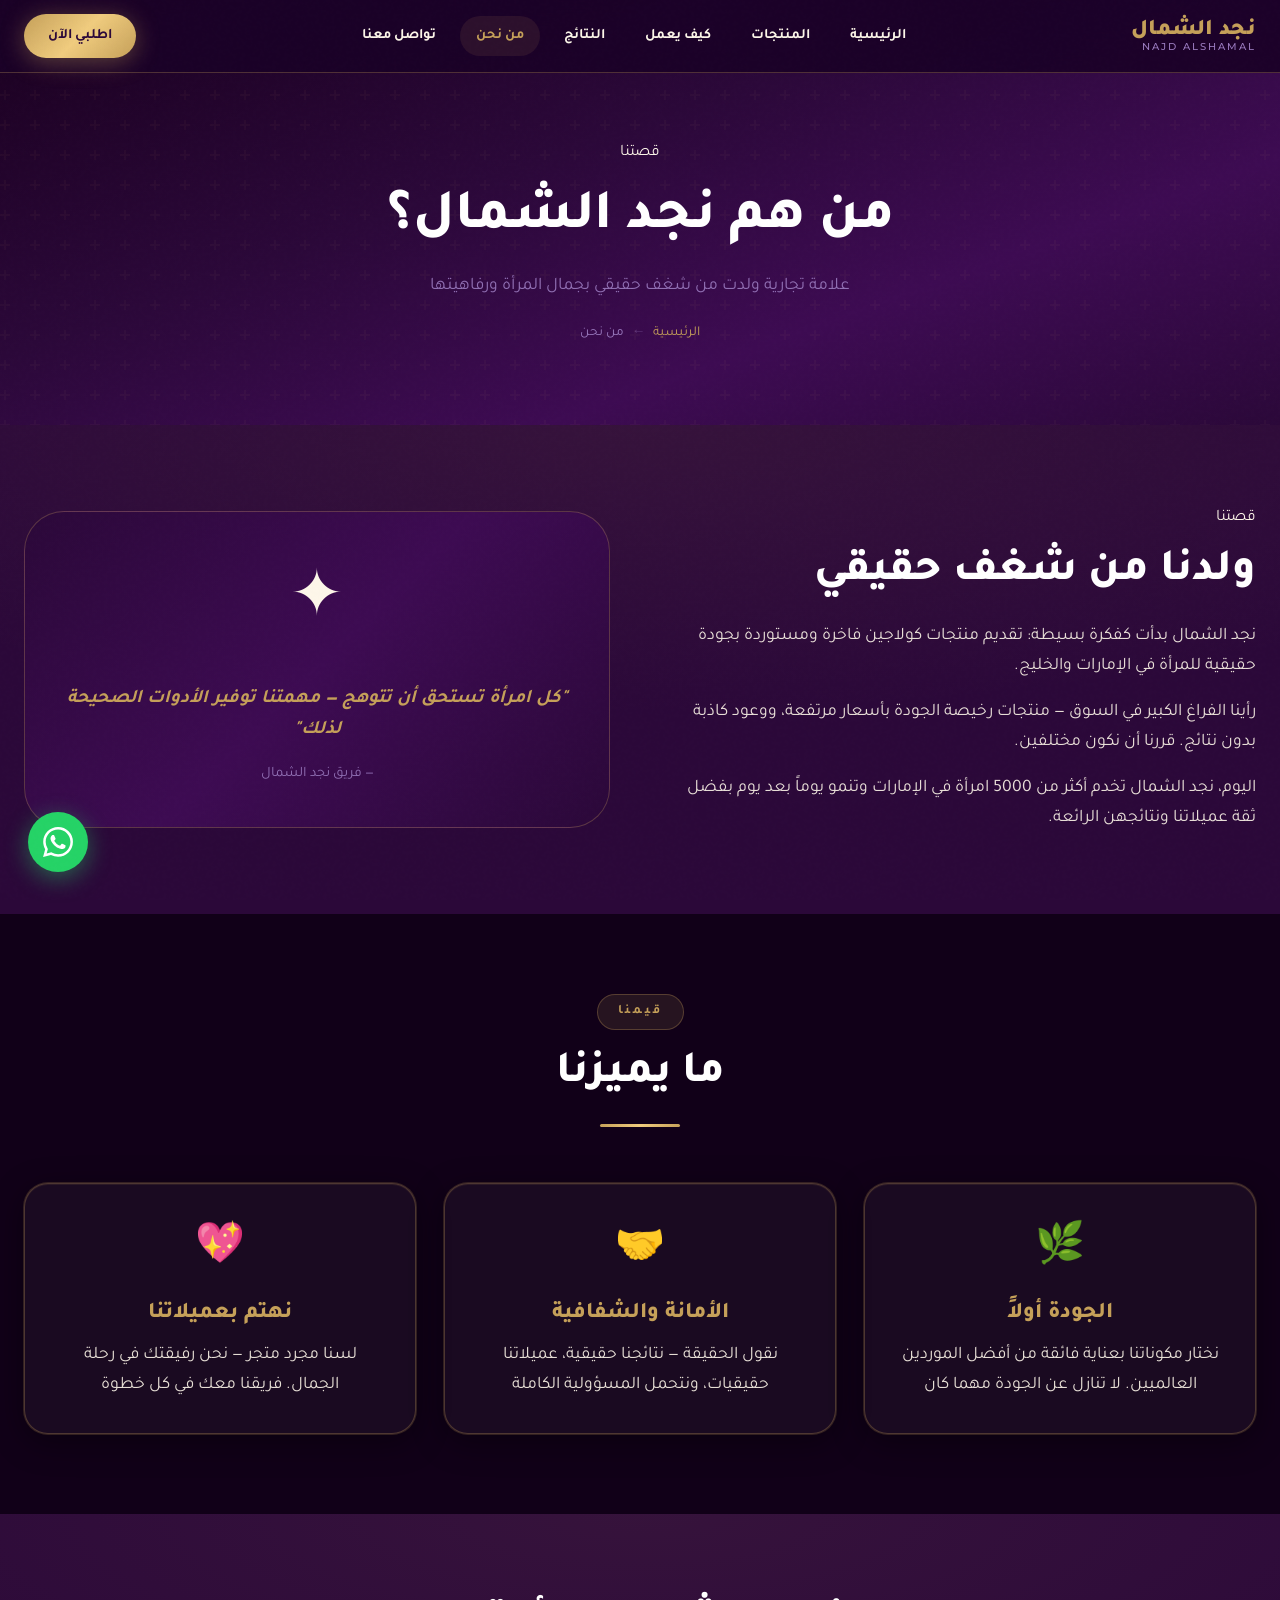
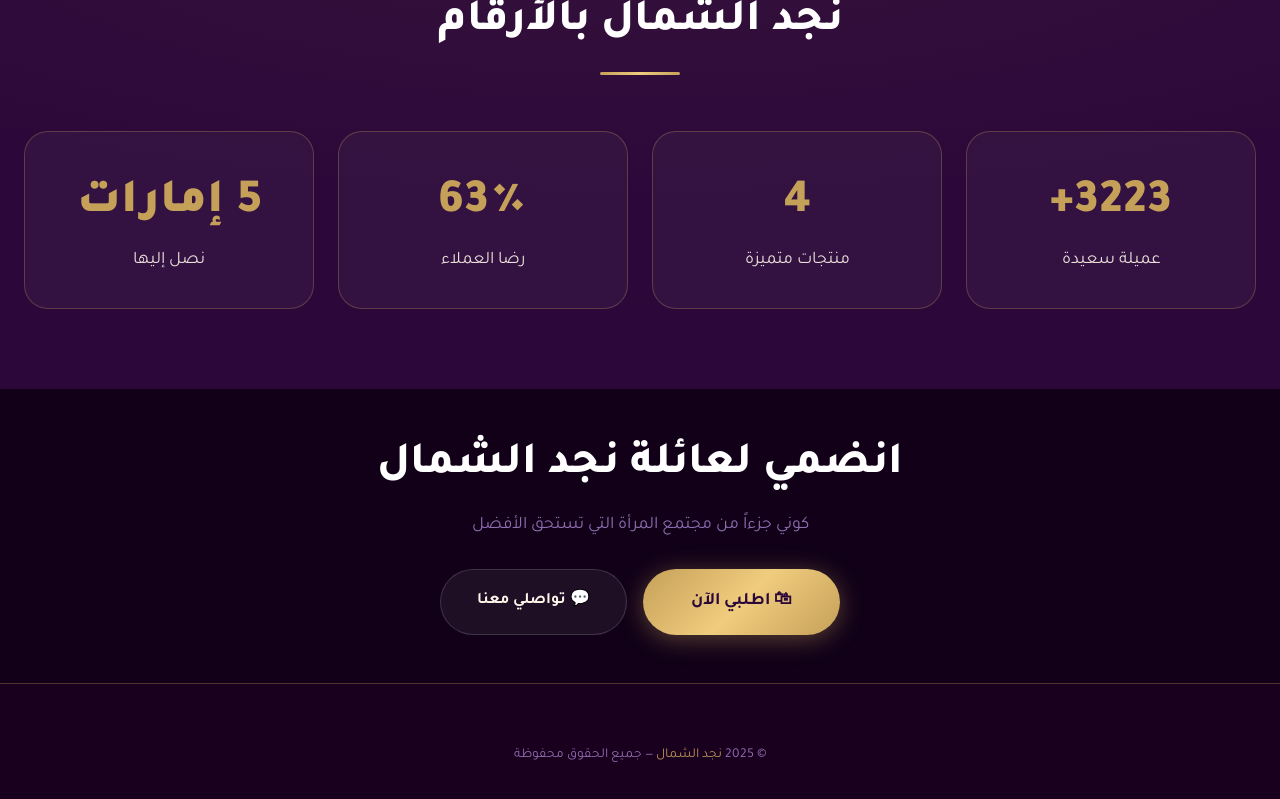
<file: about.html>
<!DOCTYPE html>
<html lang="ar" dir="rtl">
<head>
  <meta charset="UTF-8"><meta name="viewport" content="width=device-width, initial-scale=1.0">
  <title>من نحن | نجد الشمال</title>
  <link rel="icon" href="favicon.ico">
  <link rel="stylesheet" href="style.css"><link rel="stylesheet" href="najd-style.css">
</head>
<body>
<nav class="navbar"><div class="nav-inner">
  <div class="nav-logo"><span class="ar">نجد الشمال</span><span class="en">NAJD ALSHAMAL</span></div>
  <div class="nav-links">
    <a href="index.html">الرئيسية</a><a href="products.html">المنتجات</a>
    <a href="how-it-works.html">كيف يعمل</a><a href="results.html">النتائج</a>
    <a href="about.html" class="active">من نحن</a><a href="contact.html">تواصل معنا</a>
  </div>
  <div class="nav-cta"><a href="products.html" class="btn btn-gold btn-sm">اطلبي الآن</a></div>
  <button class="nav-hamburger"><span></span><span></span><span></span></button>
</div></nav>
<div class="mobile-menu"><span class="mobile-close">✕</span>
  <a href="index.html">الرئيسية</a><a href="products.html">المنتجات</a>
  <a href="about.html">من نحن</a><a href="contact.html">تواصل معنا</a></div>

<section class="page-hero">
  <div class="container">
    <span class="eyebrow" style="display:inline-block;margin-bottom:16px">قصتنا</span>
    <h1>من هم نجد الشمال؟</h1>
    <p>علامة تجارية ولدت من شغف حقيقي بجمال المرأة ورفاهيتها</p>
    <div class="breadcrumb"><a href="index.html">الرئيسية</a><span class="sep">←</span><span>من نحن</span></div>
  </div>
</section>

<!-- Story -->
<section class="section bg-overlay">
  <div class="container">
    <div class="grid-2" style="gap:60px;align-items:center">
      <div data-aos>
        <span class="eyebrow">قصتنا</span>
        <h2 style="color:var(--white);margin:12px 0 20px">ولدنا من شغف حقيقي</h2>
        <p style="margin-bottom:16px">نجد الشمال بدأت كفكرة بسيطة: تقديم منتجات كولاجين فاخرة ومستوردة بجودة حقيقية للمرأة في الإمارات والخليج.</p>
        <p style="margin-bottom:16px">رأينا الفراغ الكبير في السوق — منتجات رخيصة الجودة بأسعار مرتفعة، ووعود كاذبة بدون نتائج. قررنا أن نكون مختلفين.</p>
        <p>اليوم، نجد الشمال تخدم أكثر من 5000 امرأة في الإمارات وتنمو يوماً بعد يوم بفضل ثقة عميلاتنا ونتائجهن الرائعة.</p>
      </div>
      <div data-aos data-aos-delay="200">
        <div style="background:var(--gradient-main);border:1px solid var(--border-gold);border-radius:var(--radius-xl);padding:40px;text-align:center">
          <div style="font-size:4rem;margin-bottom:24px">✦</div>
          <blockquote style="font-size:1.2rem;color:var(--gold);font-weight:700;line-height:1.6;font-style:italic">
            "كل امرأة تستحق أن تتوهج — مهمتنا توفير الأدوات الصحيحة لذلك"
          </blockquote>
          <p style="color:var(--text-light);margin-top:16px;font-size:0.9rem">— فريق نجد الشمال</p>
        </div>
      </div>
    </div>
  </div>
</section>

<!-- Values -->
<section class="section bg-dark">
  <div class="container">
    <div class="section-header" data-aos>
      <span class="eyebrow">قيمنا</span>
      <h2>ما يميزنا</h2>
      <div class="gold-divider"></div>
    </div>
    <div class="grid-3">
      <div class="card glow-card text-center" data-aos data-aos-delay="100">
        <div style="font-size:2.5rem;margin-bottom:16px">🌿</div>
        <h4 style="color:var(--gold);margin-bottom:12px">الجودة أولاً</h4>
        <p>نختار مكوناتنا بعناية فائقة من أفضل الموردين العالميين. لا تنازل عن الجودة مهما كان</p>
      </div>
      <div class="card glow-card text-center" data-aos data-aos-delay="200">
        <div style="font-size:2.5rem;margin-bottom:16px">🤝</div>
        <h4 style="color:var(--gold);margin-bottom:12px">الأمانة والشفافية</h4>
        <p>نقول الحقيقة — نتائجنا حقيقية، عميلاتنا حقيقيات، ونتحمل المسؤولية الكاملة</p>
      </div>
      <div class="card glow-card text-center" data-aos data-aos-delay="300">
        <div style="font-size:2.5rem;margin-bottom:16px">💖</div>
        <h4 style="color:var(--gold);margin-bottom:12px">نهتم بعميلاتنا</h4>
        <p>لسنا مجرد متجر — نحن رفيقتك في رحلة الجمال. فريقنا معك في كل خطوة</p>
      </div>
    </div>
  </div>
</section>

<!-- Numbers -->
<section class="section bg-overlay">
  <div class="container">
    <div class="section-header" data-aos><h2>نجد الشمال بالأرقام</h2><div class="gold-divider"></div></div>
    <div class="grid-4" style="text-align:center">
      <div class="card" data-aos data-aos-delay="100">
        <div class="counter-num" data-target="5000" data-suffix="+" style="font-size:3rem;font-weight:900;color:var(--gold);display:block">0</div>
        <p>عميلة سعيدة</p>
      </div>
      <div class="card" data-aos data-aos-delay="200">
        <div class="counter-num" data-target="6" data-suffix="" style="font-size:3rem;font-weight:900;color:var(--gold);display:block">0</div>
        <p>منتجات متميزة</p>
      </div>
      <div class="card" data-aos data-aos-delay="300">
        <div class="counter-num" data-target="98" data-suffix="٪" style="font-size:3rem;font-weight:900;color:var(--gold);display:block">0</div>
        <p>رضا العملاء</p>
      </div>
      <div class="card" data-aos data-aos-delay="400">
        <div class="counter-num" data-target="7" data-suffix=" إمارات" style="font-size:3rem;font-weight:900;color:var(--gold);display:block">0</div>
        <p>نصل إليها</p>
      </div>
    </div>
  </div>
</section>

<!-- CTA -->
<section class="section-sm bg-dark text-center">
  <div class="container" data-aos>
    <h2 style="color:var(--white);margin-bottom:16px">انضمي لعائلة نجد الشمال</h2>
    <p style="color:var(--text-light);max-width:480px;margin:0 auto 28px">كوني جزءاً من مجتمع المرأة التي تستحق الأفضل</p>
    <div style="display:flex;gap:16px;justify-content:center;flex-wrap:wrap">
      <a href="products.html" class="btn btn-gold btn-lg">🛍 اطلبي الآن</a>
      <a href="contact.html" class="btn btn-ghost">💬 تواصلي معنا</a>
    </div>
  </div>
</section>

<footer class="footer"><div class="container">
  <div class="footer-bottom" style="border-top:none;padding-top:0;justify-content:center">
    <p>© 2025 <span class="gold">نجد الشمال</span> — جميع الحقوق محفوظة</p>
  </div>
</div></footer>
<a href="https://wa.me/971505964516" class="wa-float" target="_blank">
  <svg viewBox="0 0 24 24"><path d="M17.472 14.382c-.297-.149-1.758-.867-2.03-.967-.273-.099-.471-.148-.67.15-.197.297-.767.966-.94 1.164-.173.199-.347.223-.644.075-.297-.15-1.255-.463-2.39-1.475-.883-.788-1.48-1.761-1.653-2.059-.173-.297-.018-.458.13-.606.134-.133.298-.347.446-.52.149-.174.198-.298.298-.497.099-.198.05-.371-.025-.52-.075-.149-.669-1.612-.916-2.207-.242-.579-.487-.5-.669-.51-.173-.008-.371-.01-.57-.01-.198 0-.52.074-.792.372-.272.297-1.04 1.016-1.04 2.479 0 1.462 1.065 2.875 1.213 3.074.149.198 2.096 3.2 5.077 4.487.709.306 1.262.489 1.694.625.712.227 1.36.195 1.871.118.571-.085 1.758-.719 2.006-1.413.248-.694.248-1.289.173-1.413-.074-.124-.272-.198-.57-.347m-5.421 7.403h-.004a9.87 9.87 0 01-5.031-1.378l-.361-.214-3.741.982.998-3.648-.235-.374a9.86 9.86 0 01-1.51-5.26c.001-5.45 4.436-9.884 9.888-9.884 2.64 0 5.122 1.03 6.988 2.898a9.825 9.825 0 012.893 6.994c-.003 5.45-4.437 9.884-9.885 9.884m8.413-18.297A11.815 11.815 0 0012.05 0C5.495 0 .16 5.335.157 11.892c0 2.096.547 4.142 1.588 5.945L.057 24l6.305-1.654a11.882 11.882 0 005.683 1.448h.005c6.554 0 11.89-5.335 11.893-11.893a11.821 11.821 0 00-3.48-8.413Z"/></svg>
</a>
<button class="scroll-top">↑</button>
<script src="main.js"></script>
</body>
</html>
</file>
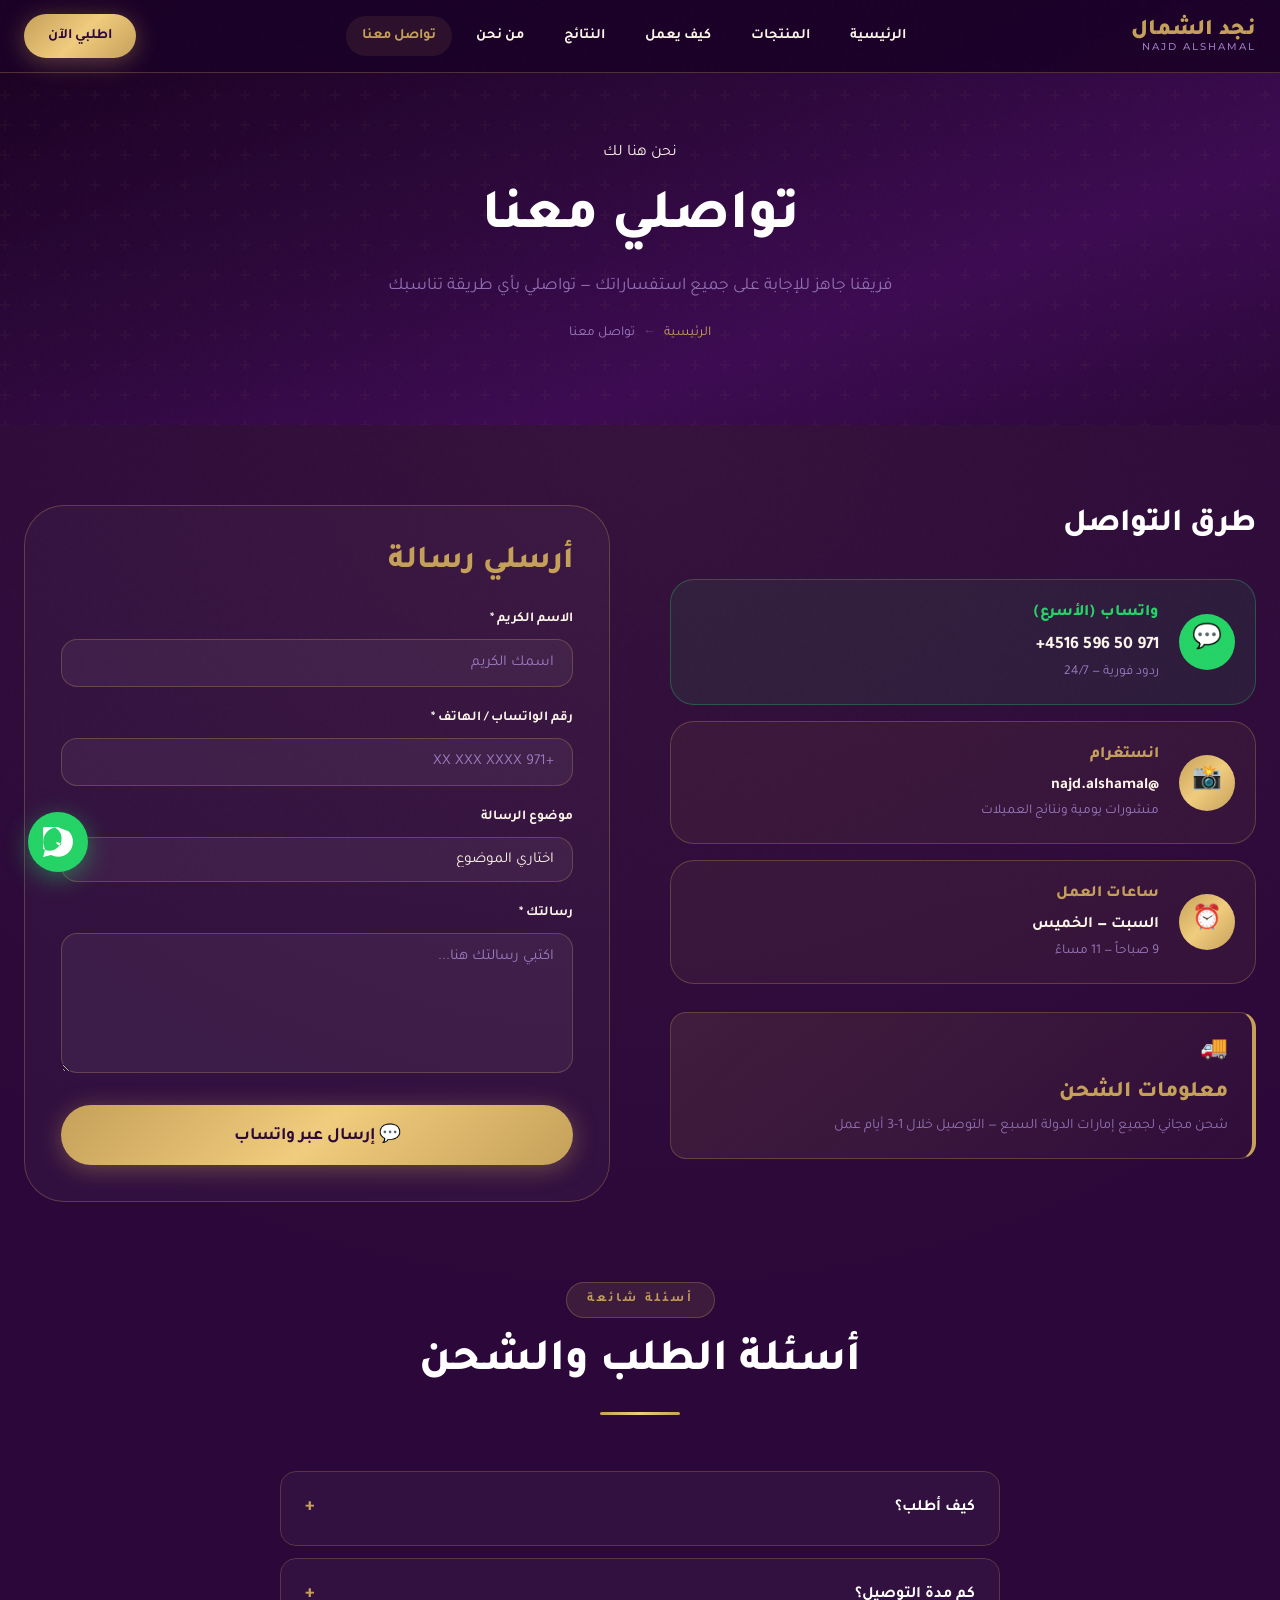
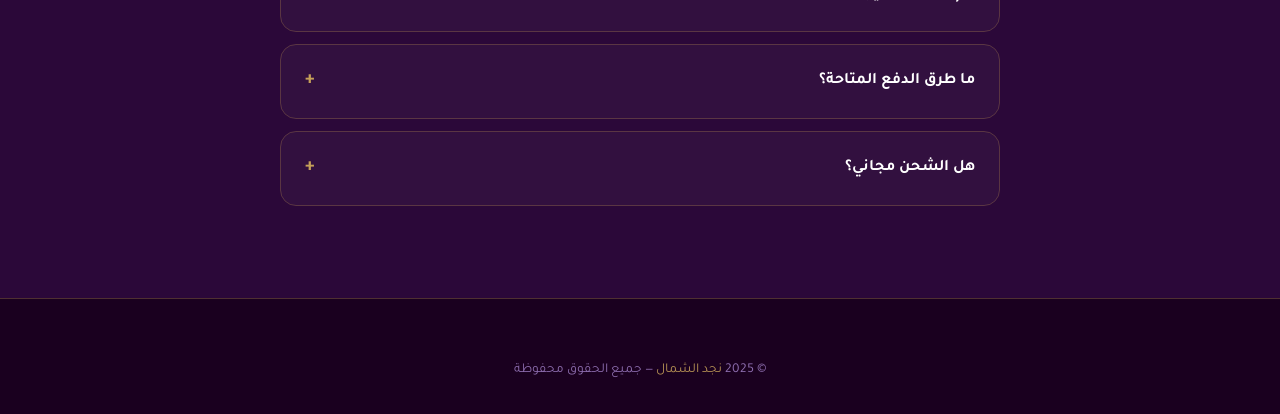
<file: contact.html>
<!DOCTYPE html>
<html lang="ar" dir="rtl">
<head>
  <meta charset="UTF-8"><meta name="viewport" content="width=device-width, initial-scale=1.0">
  <title>تواصل معنا | نجد الشمال</title>
  <link rel="icon" href="favicon.ico">
  <link rel="stylesheet" href="style.css"><link rel="stylesheet" href="najd-style.css">
</head>
<body>
<nav class="navbar"><div class="nav-inner">
  <div class="nav-logo"><span class="ar">نجد الشمال</span><span class="en">NAJD ALSHAMAL</span></div>
  <div class="nav-links">
    <a href="index.html">الرئيسية</a><a href="products.html">المنتجات</a>
    <a href="how-it-works.html">كيف يعمل</a><a href="results.html">النتائج</a>
    <a href="about.html">من نحن</a><a href="contact.html" class="active">تواصل معنا</a>
  </div>
  <div class="nav-cta"><a href="products.html" class="btn btn-gold btn-sm">اطلبي الآن</a></div>
  <button class="nav-hamburger"><span></span><span></span><span></span></button>
</div></nav>
<div class="mobile-menu"><span class="mobile-close">✕</span>
  <a href="index.html">الرئيسية</a><a href="products.html">المنتجات</a>
  <a href="about.html">من نحن</a><a href="contact.html">تواصل معنا</a></div>

<section class="page-hero">
  <div class="container">
    <span class="eyebrow" style="display:inline-block;margin-bottom:16px">نحن هنا لك</span>
    <h1>تواصلي معنا</h1>
    <p>فريقنا جاهز للإجابة على جميع استفساراتك — تواصلي بأي طريقة تناسبك</p>
    <div class="breadcrumb"><a href="index.html">الرئيسية</a><span class="sep">←</span><span>تواصل معنا</span></div>
  </div>
</section>

<section class="section bg-overlay">
  <div class="container">
    <div class="grid-2" style="gap:60px;align-items:start">

      <!-- Contact Options -->
      <div data-aos>
        <h3 style="color:var(--white);margin-bottom:32px">طرق التواصل</h3>

        <div style="display:flex;flex-direction:column;gap:16px">
          <a href="https://wa.me/971505964516" target="_blank"
             style="display:flex;align-items:center;gap:20px;background:rgba(37,211,102,0.08);border:1px solid rgba(37,211,102,0.3);border-radius:var(--radius-lg);padding:20px;transition:var(--transition);text-decoration:none"
             onmouseover="this.style.background='rgba(37,211,102,0.15)'" onmouseout="this.style.background='rgba(37,211,102,0.08)'">
            <div style="width:56px;height:56px;background:#25D366;border-radius:50%;display:flex;align-items:center;justify-content:center;font-size:1.5rem;flex-shrink:0">💬</div>
            <div>
              <div style="color:#25D366;font-weight:800;margin-bottom:4px">واتساب (الأسرع)</div>
              <div style="color:var(--cream);font-size:1.1rem;font-weight:700">971 50 596 4516+</div>
              <div style="color:var(--text-light);font-size:0.85rem">ردود فورية — 24/7</div>
            </div>
          </a>

          <div style="display:flex;align-items:center;gap:20px;background:rgba(197,160,89,0.06);border:1px solid var(--border-gold);border-radius:var(--radius-lg);padding:20px">
            <div style="width:56px;height:56px;background:var(--gradient-gold);border-radius:50%;display:flex;align-items:center;justify-content:center;font-size:1.5rem;flex-shrink:0">📸</div>
            <div>
              <div style="color:var(--gold);font-weight:800;margin-bottom:4px">انستغرام</div>
              <div style="color:var(--cream);font-size:1rem;font-weight:700">@najd.alshamal</div>
              <div style="color:var(--text-light);font-size:0.85rem">منشورات يومية ونتائج العميلات</div>
            </div>
          </div>

          <div style="display:flex;align-items:center;gap:20px;background:rgba(197,160,89,0.06);border:1px solid var(--border-gold);border-radius:var(--radius-lg);padding:20px">
            <div style="width:56px;height:56px;background:var(--gradient-gold);border-radius:50%;display:flex;align-items:center;justify-content:center;font-size:1.5rem;flex-shrink:0">⏰</div>
            <div>
              <div style="color:var(--gold);font-weight:800;margin-bottom:4px">ساعات العمل</div>
              <div style="color:var(--cream);font-size:1rem;font-weight:700">السبت — الخميس</div>
              <div style="color:var(--text-light);font-size:0.85rem">9 صباحاً — 11 مساءً</div>
            </div>
          </div>
        </div>

        <div class="highlight-box" style="margin-top:28px">
          <div class="hb-icon">🚚</div>
          <h4>معلومات الشحن</h4>
          <p>شحن مجاني لجميع إمارات الدولة السبع — التوصيل خلال 1-3 أيام عمل</p>
        </div>
      </div>

      <!-- Contact Form -->
      <div data-aos data-aos-delay="200">
        <div style="background:rgba(255,255,255,0.03);border:1px solid var(--border-gold);border-radius:var(--radius-xl);padding:36px">
          <h3 style="color:var(--gold);margin-bottom:24px">أرسلي رسالة</h3>
          <form class="contact-form">
            <div class="form-group">
              <label class="form-label">الاسم الكريم *</label>
              <input type="text" name="name" class="form-input" placeholder="اسمك الكريم" required>
            </div>
            <div class="form-group">
              <label class="form-label">رقم الواتساب / الهاتف *</label>
              <input type="tel" name="phone" class="form-input" placeholder="+971 XX XXX XXXX" required>
            </div>
            <div class="form-group">
              <label class="form-label">موضوع الرسالة</label>
              <select class="form-select" name="subject">
                <option value="">اختاري الموضوع</option>
                <option>استفسار عن المنتجات</option>
                <option>طلب جديد</option>
                <option>متابعة طلب موجود</option>
                <option>طلب الاسترداد</option>
                <option>شراكة أو تعاون</option>
                <option>أخرى</option>
              </select>
            </div>
            <div class="form-group">
              <label class="form-label">رسالتك *</label>
              <textarea name="message" class="form-textarea" placeholder="اكتبي رسالتك هنا..." required></textarea>
            </div>
            <button type="submit" class="btn btn-gold btn-full btn-lg">
              💬 إرسال عبر واتساب
            </button>
          </form>
        </div>
      </div>
    </div>

    <!-- FAQ -->
    <div style="max-width:720px;margin:80px auto 0" data-aos>
      <div class="section-header">
        <span class="eyebrow">أسئلة شائعة</span>
        <h2>أسئلة الطلب والشحن</h2>
        <div class="gold-divider"></div>
      </div>
      <div class="faq-item">
        <div class="faq-question">كيف أطلب؟ <span class="faq-icon">+</span></div>
        <div class="faq-answer">أسهل طريقة هي التواصل معنا عبر واتساب على الرقم 971505964516+ وإخبارنا بالمنتج الذي تريدينه. سيتولى فريقنا تأكيد الطلب والشحن.</div>
      </div>
      <div class="faq-item">
        <div class="faq-question">كم مدة التوصيل؟ <span class="faq-icon">+</span></div>
        <div class="faq-answer">التوصيل خلال 1-3 أيام عمل في جميع إمارات الدولة. نبلغك بتتبع الشحنة حال الإرسال.</div>
      </div>
      <div class="faq-item">
        <div class="faq-question">ما طرق الدفع المتاحة؟ <span class="faq-icon">+</span></div>
        <div class="faq-answer">نقبل الدفع عند الاستلام (كاش أو بطاقة)، والتحويل البنكي، وبعض خيارات الدفع الإلكتروني — تفاصيل أكثر عبر واتساب.</div>
      </div>
      <div class="faq-item">
        <div class="faq-question">هل الشحن مجاني؟ <span class="faq-icon">+</span></div>
        <div class="faq-answer">نعم! الشحن مجاني لجميع إمارات الدولة السبع بدون حد أدنى للطلب.</div>
      </div>
    </div>
  </div>
</section>

<footer class="footer"><div class="container">
  <div class="footer-bottom" style="border-top:none;padding-top:0;justify-content:center">
    <p>© 2025 <span class="gold">نجد الشمال</span> — جميع الحقوق محفوظة</p>
  </div>
</div></footer>
<a href="https://wa.me/971505964516" class="wa-float" target="_blank">
  <svg viewBox="0 0 24 24"><path d="M17.472 14.382c-.297-.149-1.758-.867-2.03-.967-.273-.099-.471-.148-.67.15-.197.297-.767.966-.94 1.164-.173.199-.347.223-.644.075-.297-.15-1.255-.463-2.39-1.413-.248-.694.248-1.289.173-1.413-.074-.124-.272-.198-.57-.347m-5.421 7.403h-.004a9.87 9.87 0 01-5.031-1.378l-.361-.214-3.741.982.998-3.648-.235-.374a9.86 9.86 0 01-1.51-5.26c.001-5.45 4.436-9.884 9.888-9.884 2.64 0 5.122 1.03 6.988 2.898a9.825 9.825 0 012.893 6.994c-.003 5.45-4.437 9.884-9.885 9.884m8.413-18.297A11.815 11.815 0 0012.05 0C5.495 0 .16 5.335.157 11.892c0 2.096.547 4.142 1.588 5.945L.057 24l6.305-1.654a11.882 11.882 0 005.683 1.448h.005c6.554 0 11.89-5.335 11.893-11.893a11.821 11.821 0 00-3.48-8.413Z"/></svg>
</a>
<button class="scroll-top">↑</button>
<script src="main.js"></script>
</body>
</html>
</file>
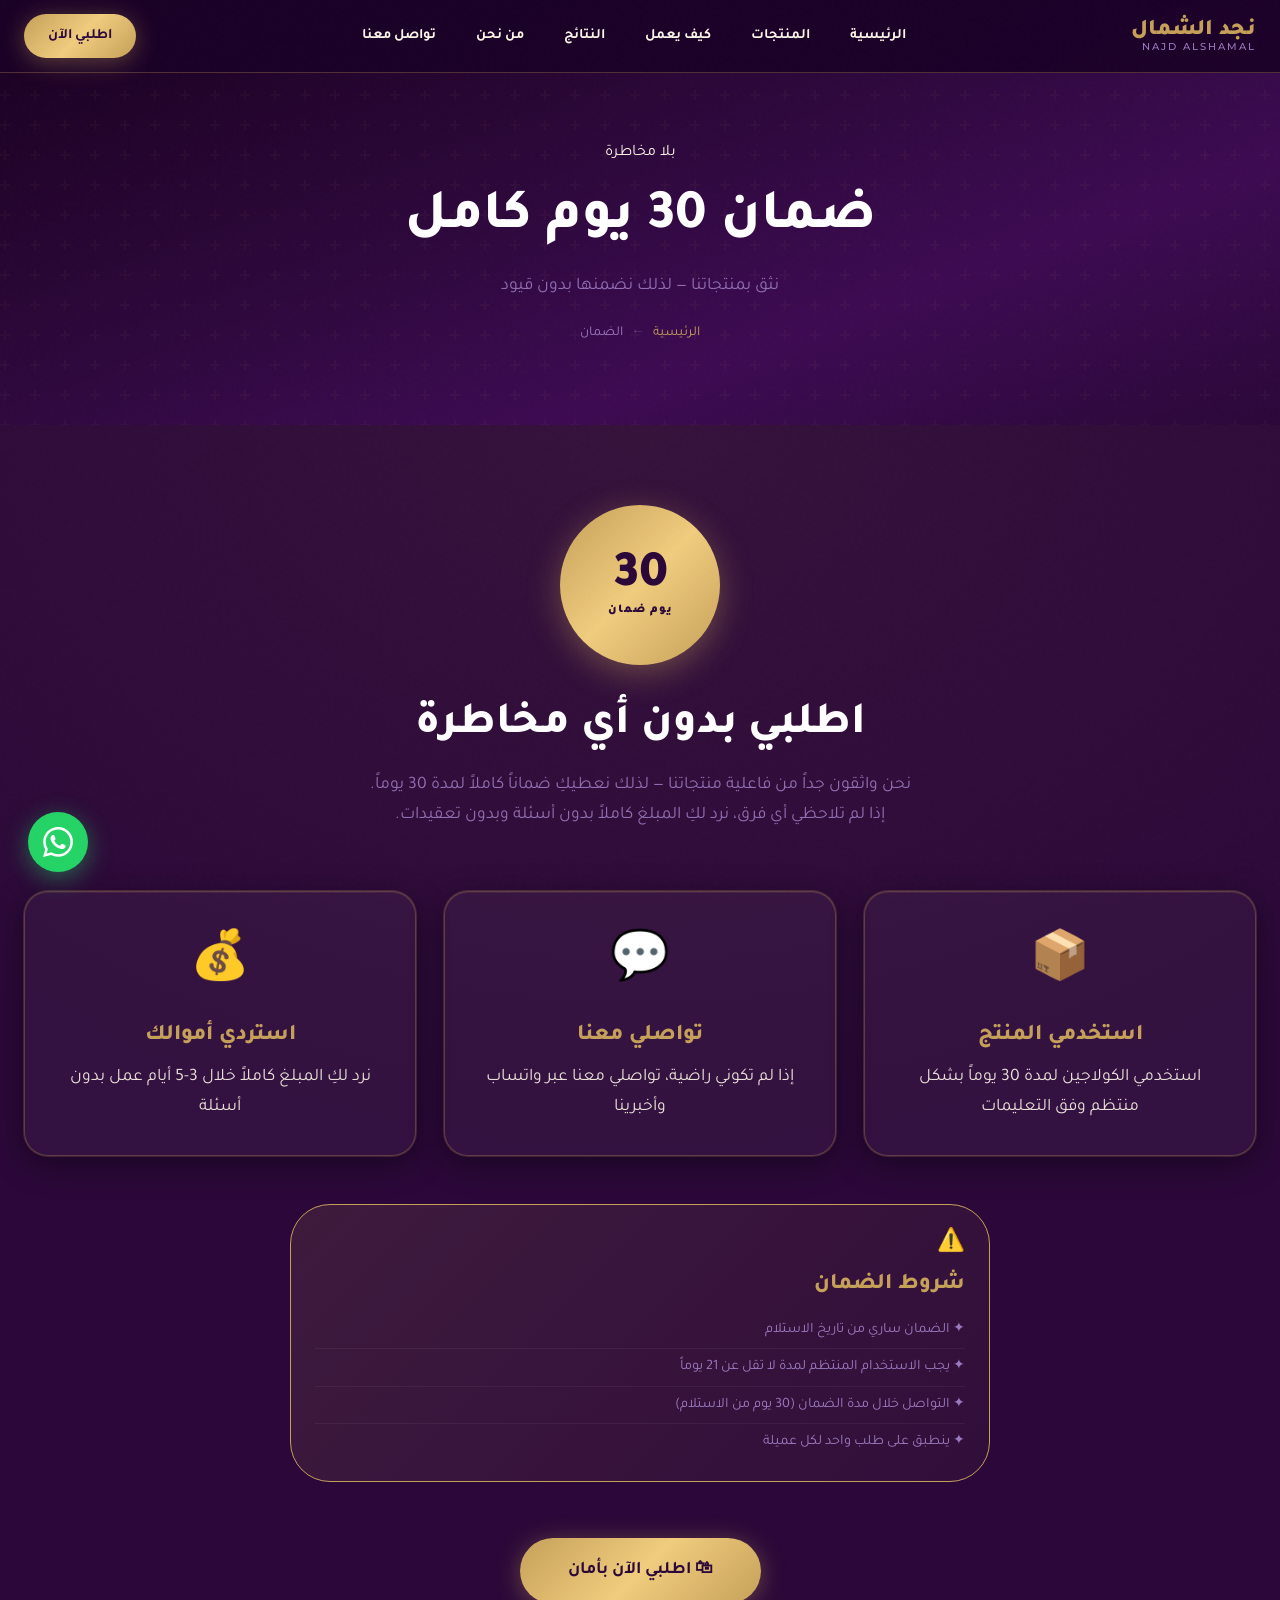
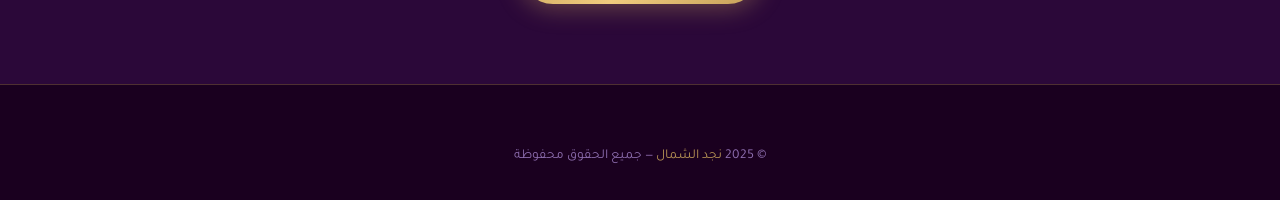
<file: guarantee.html>
<!DOCTYPE html>
<html lang="ar" dir="rtl">
<head>
  <meta charset="UTF-8"><meta name="viewport" content="width=device-width, initial-scale=1.0">
  <title>الضمان | نجد الشمال</title>
  <link rel="icon" href="favicon.ico">
  <link rel="stylesheet" href="style.css"><link rel="stylesheet" href="najd-style.css">
</head>
<body>
<nav class="navbar"><div class="nav-inner">
  <div class="nav-logo"><span class="ar">نجد الشمال</span><span class="en">NAJD ALSHAMAL</span></div>
  <div class="nav-links">
    <a href="index.html">الرئيسية</a><a href="products.html">المنتجات</a>
    <a href="how-it-works.html">كيف يعمل</a><a href="results.html">النتائج</a>
    <a href="about.html">من نحن</a><a href="contact.html">تواصل معنا</a>
  </div>
  <div class="nav-cta"><a href="products.html" class="btn btn-gold btn-sm">اطلبي الآن</a></div>
  <button class="nav-hamburger"><span></span><span></span><span></span></button>
</div></nav>
<div class="mobile-menu"><span class="mobile-close">✕</span>
  <a href="index.html">الرئيسية</a><a href="products.html">المنتجات</a>
  <a href="how-it-works.html">كيف يعمل</a><a href="results.html">النتائج</a></div>

<section class="page-hero">
  <div class="container">
    <span class="eyebrow" style="display:inline-block;margin-bottom:16px">بلا مخاطرة</span>
    <h1>ضمان 30 يوم كامل</h1>
    <p>نثق بمنتجاتنا — لذلك نضمنها بدون قيود</p>
    <div class="breadcrumb"><a href="index.html">الرئيسية</a><span class="sep">←</span><span>الضمان</span></div>
  </div>
</section>

<section class="section bg-overlay">
  <div class="container">
    <div style="text-align:center;margin-bottom:60px" data-aos>
      <div class="guarantee-badge" style="margin:0 auto 32px;width:160px;height:160px">
        <span class="days" style="font-size:3.2rem">30</span>
        <span class="word">يوم ضمان</span>
      </div>
      <h2 style="color:var(--white);margin-bottom:16px">اطلبي بدون أي مخاطرة</h2>
      <p style="max-width:560px;margin:0 auto;color:var(--text-light);font-size:1.1rem">
        نحن واثقون جداً من فاعلية منتجاتنا — لذلك نعطيكِ ضماناً كاملاً لمدة 30 يوماً. إذا لم تلاحظي أي فرق، نرد لكِ المبلغ كاملاً بدون أسئلة وبدون تعقيدات.
      </p>
    </div>

    <div class="grid-3">
      <div class="card glow-card text-center" data-aos data-aos-delay="100">
        <div style="font-size:3rem;margin-bottom:16px">📦</div>
        <h4 style="color:var(--gold);margin-bottom:12px">استخدمي المنتج</h4>
        <p>استخدمي الكولاجين لمدة 30 يوماً بشكل منتظم وفق التعليمات</p>
      </div>
      <div class="card glow-card text-center" data-aos data-aos-delay="200">
        <div style="font-size:3rem;margin-bottom:16px">💬</div>
        <h4 style="color:var(--gold);margin-bottom:12px">تواصلي معنا</h4>
        <p>إذا لم تكوني راضية، تواصلي معنا عبر واتساب وأخبرينا</p>
      </div>
      <div class="card glow-card text-center" data-aos data-aos-delay="300">
        <div style="font-size:3rem;margin-bottom:16px">💰</div>
        <h4 style="color:var(--gold);margin-bottom:12px">استردي أموالك</h4>
        <p>نرد لكِ المبلغ كاملاً خلال 3-5 أيام عمل بدون أسئلة</p>
      </div>
    </div>

    <div class="highlight-box" style="max-width:700px;margin:48px auto 0;border-radius:var(--radius-xl);border:1px solid var(--gold)" data-aos>
      <div class="hb-icon">⚠️</div>
      <h4>شروط الضمان</h4>
      <ul style="list-style:none;color:var(--text-light);font-size:0.9rem;margin-top:12px">
        <li style="padding:6px 0;border-bottom:1px solid rgba(255,255,255,0.05)">✦ الضمان ساري من تاريخ الاستلام</li>
        <li style="padding:6px 0;border-bottom:1px solid rgba(255,255,255,0.05)">✦ يجب الاستخدام المنتظم لمدة لا تقل عن 21 يوماً</li>
        <li style="padding:6px 0;border-bottom:1px solid rgba(255,255,255,0.05)">✦ التواصل خلال مدة الضمان (30 يوم من الاستلام)</li>
        <li style="padding:6px 0">✦ ينطبق على طلب واحد لكل عميلة</li>
      </ul>
    </div>

    <div class="text-center mt-lg" data-aos>
      <a href="products.html" class="btn btn-gold btn-lg">🛍 اطلبي الآن بأمان</a>
    </div>
  </div>
</section>

<footer class="footer"><div class="container">
  <div class="footer-bottom" style="border-top:none;padding-top:0;justify-content:center">
    <p>© 2025 <span class="gold">نجد الشمال</span> — جميع الحقوق محفوظة</p>
  </div>
</div></footer>
<a href="https://wa.me/971505964516" class="wa-float" target="_blank">
  <svg viewBox="0 0 24 24"><path d="M17.472 14.382c-.297-.149-1.758-.867-2.03-.967-.273-.099-.471-.148-.67.15-.197.297-.767.966-.94 1.164-.173.199-.347.223-.644.075-.297-.15-1.255-.463-2.39-1.475-.883-.788-1.48-1.761-1.653-2.059-.173-.297-.018-.458.13-.606.134-.133.298-.347.446-.52.149-.174.198-.298.298-.497.099-.198.05-.371-.025-.52-.075-.149-.669-1.612-.916-2.207-.242-.579-.487-.5-.669-.51-.173-.008-.371-.01-.57-.01-.198 0-.52.074-.792.372-.272.297-1.04 1.016-1.04 2.479 0 1.462 1.065 2.875 1.213 3.074.149.198 2.096 3.2 5.077 4.487.709.306 1.262.489 1.694.625.712.227 1.36.195 1.871.118.571-.085 1.758-.719 2.006-1.413.248-.694.248-1.289.173-1.413-.074-.124-.272-.198-.57-.347m-5.421 7.403h-.004a9.87 9.87 0 01-5.031-1.378l-.361-.214-3.741.982.998-3.648-.235-.374a9.86 9.86 0 01-1.51-5.26c.001-5.45 4.436-9.884 9.888-9.884 2.64 0 5.122 1.03 6.988 2.898a9.825 9.825 0 012.893 6.994c-.003 5.45-4.437 9.884-9.885 9.884m8.413-18.297A11.815 11.815 0 0012.05 0C5.495 0 .16 5.335.157 11.892c0 2.096.547 4.142 1.588 5.945L.057 24l6.305-1.654a11.882 11.882 0 005.683 1.448h.005c6.554 0 11.89-5.335 11.893-11.893a11.821 11.821 0 00-3.48-8.413Z"/></svg>
</a>
<button class="scroll-top">↑</button>
<script src="main.js"></script>
</body>
</html>
</file>
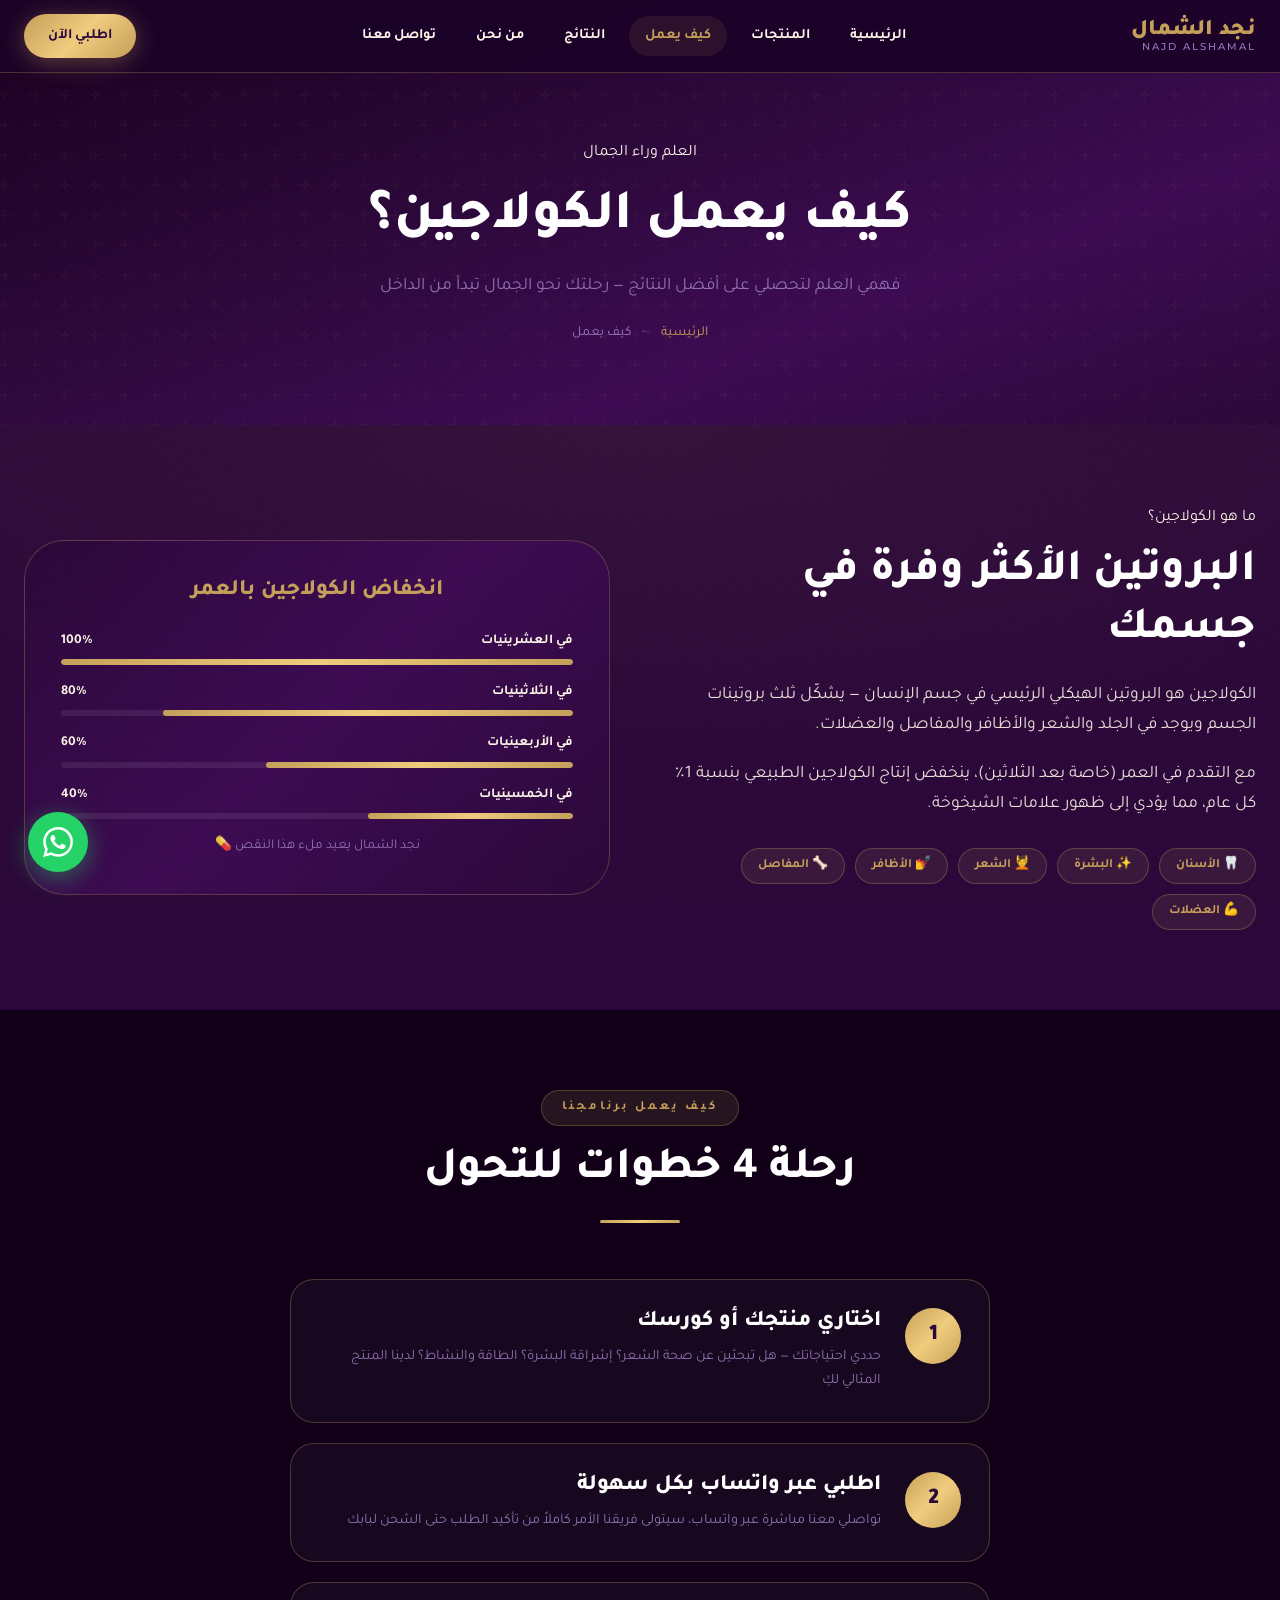
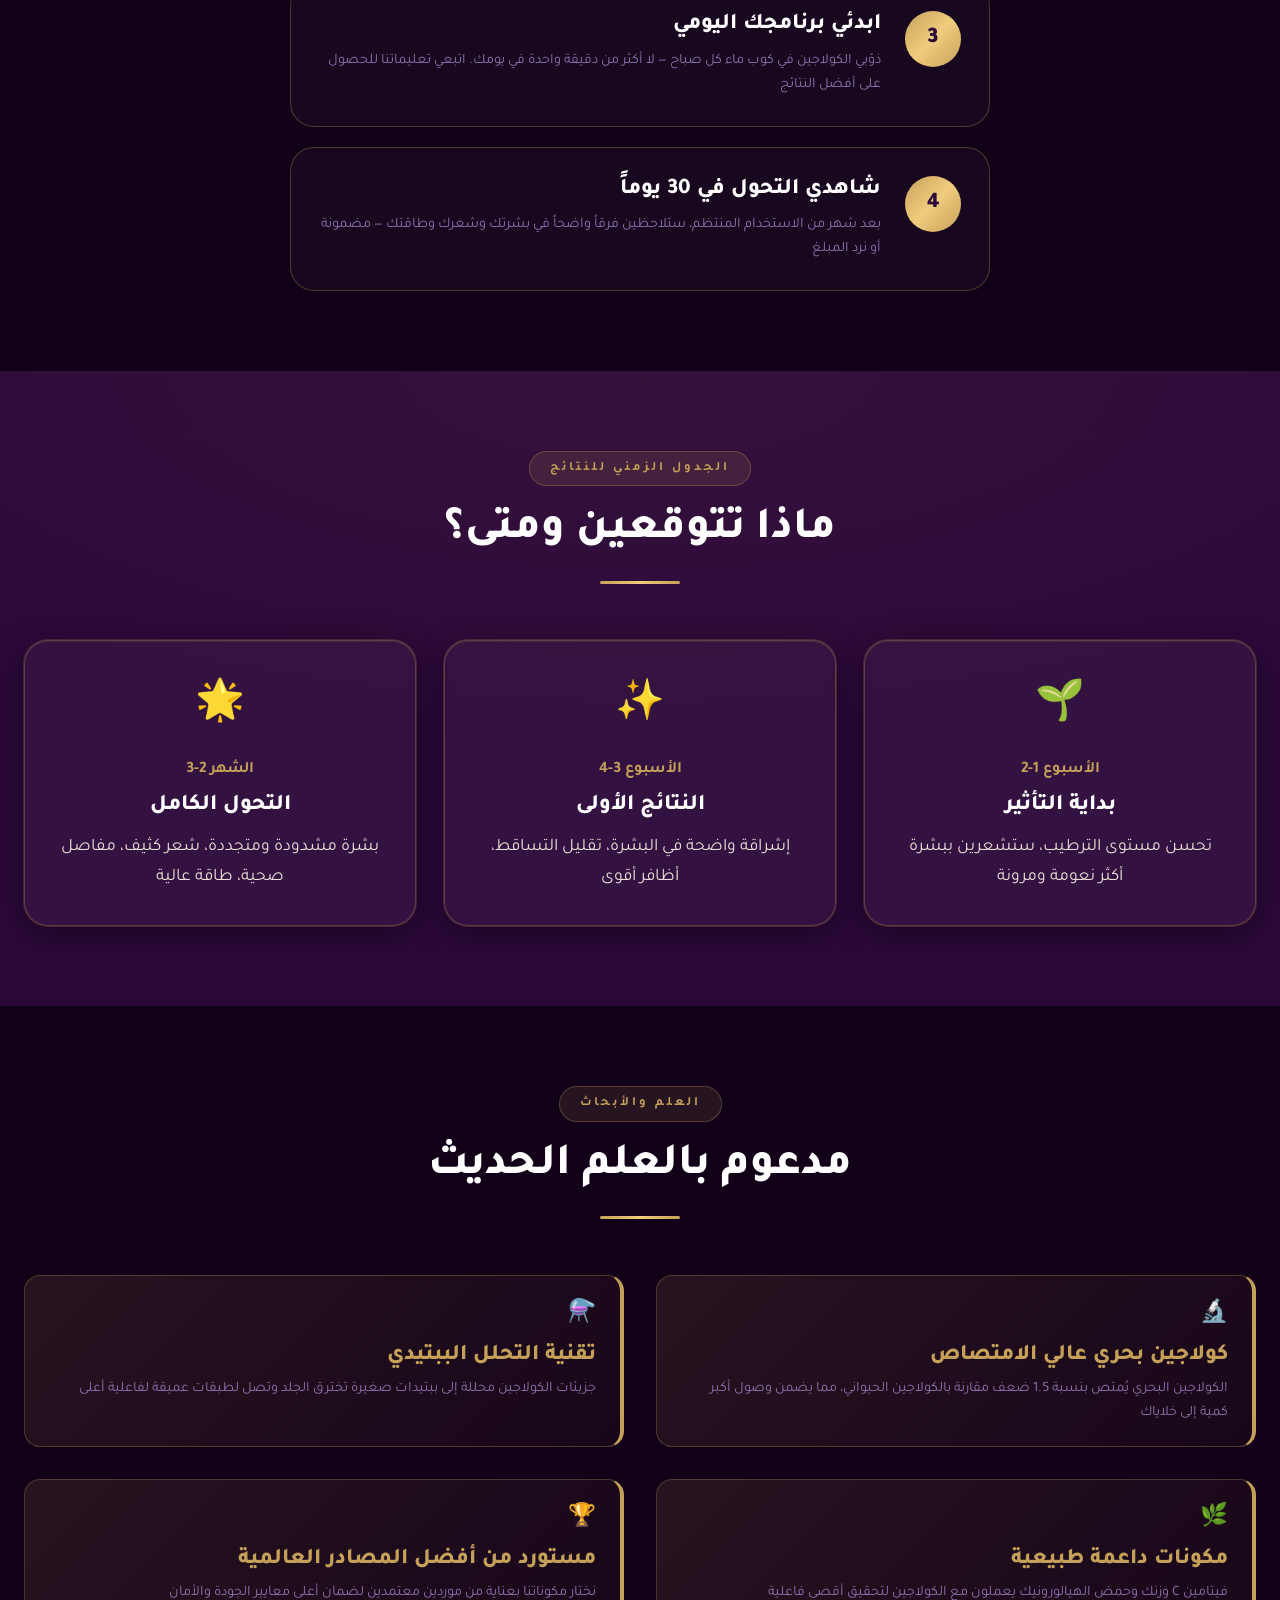
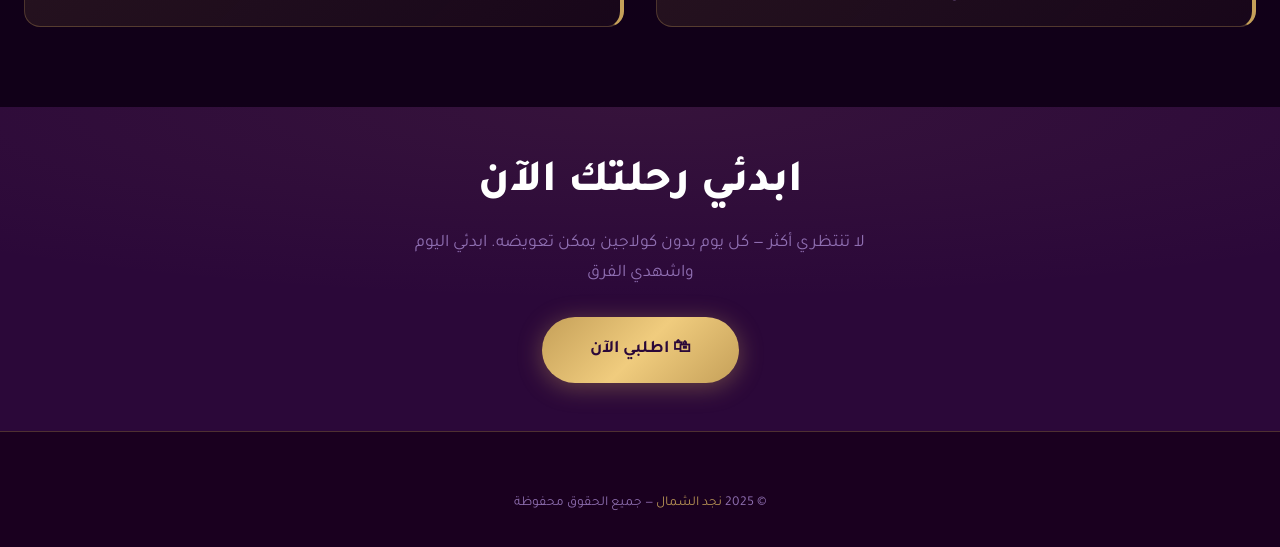
<file: how-it-works.html>
<!DOCTYPE html>
<html lang="ar" dir="rtl">
<head>
  <meta charset="UTF-8">
  <meta name="viewport" content="width=device-width, initial-scale=1.0">
  <title>كيف يعمل | نجد الشمال</title>
  <link rel="icon" href="favicon.ico">
  <link rel="stylesheet" href="style.css">
  <link rel="stylesheet" href="najd-style.css">
</head>
<body>

<nav class="navbar"><div class="nav-inner">
  <div class="nav-logo"><span class="ar">نجد الشمال</span><span class="en">NAJD ALSHAMAL</span></div>
  <div class="nav-links">
    <a href="index.html">الرئيسية</a><a href="products.html">المنتجات</a>
    <a href="how-it-works.html" class="active">كيف يعمل</a><a href="results.html">النتائج</a>
    <a href="about.html">من نحن</a><a href="contact.html">تواصل معنا</a>
  </div>
  <div class="nav-cta"><a href="products.html" class="btn btn-gold btn-sm">اطلبي الآن</a></div>
  <button class="nav-hamburger"><span></span><span></span><span></span></button>
</div></nav>
<div class="mobile-menu">
  <span class="mobile-close">✕</span>
  <a href="index.html">الرئيسية</a><a href="products.html">المنتجات</a>
  <a href="how-it-works.html">كيف يعمل</a><a href="results.html">النتائج</a>
</div>

<section class="page-hero">
  <div class="container">
    <span class="eyebrow" style="display:inline-block;margin-bottom:16px">العلم وراء الجمال</span>
    <h1>كيف يعمل الكولاجين؟</h1>
    <p>فهمي العلم لتحصلي على أفضل النتائج — رحلتك نحو الجمال تبدأ من الداخل</p>
    <div class="breadcrumb">
      <a href="index.html">الرئيسية</a><span class="sep">←</span><span>كيف يعمل</span>
    </div>
  </div>
</section>

<!-- What is Collagen -->
<section class="section bg-overlay">
  <div class="container">
    <div class="grid-2" style="gap:60px;align-items:center">
      <div data-aos>
        <span class="eyebrow">ما هو الكولاجين؟</span>
        <h2 style="color:var(--white);margin:12px 0 20px">البروتين الأكثر وفرة في جسمك</h2>
        <p style="margin-bottom:20px">الكولاجين هو البروتين الهيكلي الرئيسي في جسم الإنسان — يشكّل ثلث بروتينات الجسم ويوجد في الجلد والشعر والأظافر والمفاصل والعضلات.</p>
        <p style="margin-bottom:28px">مع التقدم في العمر (خاصة بعد الثلاثين)، ينخفض إنتاج الكولاجين الطبيعي بنسبة 1٪ كل عام، مما يؤدي إلى ظهور علامات الشيخوخة.</p>
        <div class="benefit-pills">
          <span class="pill">🦷 الأسنان</span>
          <span class="pill">✨ البشرة</span>
          <span class="pill">💆 الشعر</span>
          <span class="pill">💅 الأظافر</span>
          <span class="pill">🦴 المفاصل</span>
          <span class="pill">💪 العضلات</span>
        </div>
      </div>
      <div data-aos data-aos-delay="200">
        <div style="background:var(--gradient-main);border:1px solid var(--border-gold);border-radius:var(--radius-xl);padding:36px">
          <h4 style="color:var(--gold);margin-bottom:24px;text-align:center">انخفاض الكولاجين بالعمر</h4>
          <div class="progress-item">
            <div class="progress-label"><span>في العشرينيات</span><span>100٪</span></div>
            <div class="progress-track"><div class="progress-fill" data-pct="100"></div></div>
          </div>
          <div class="progress-item">
            <div class="progress-label"><span>في الثلاثينيات</span><span>80٪</span></div>
            <div class="progress-track"><div class="progress-fill" data-pct="80"></div></div>
          </div>
          <div class="progress-item">
            <div class="progress-label"><span>في الأربعينيات</span><span>60٪</span></div>
            <div class="progress-track"><div class="progress-fill" data-pct="60"></div></div>
          </div>
          <div class="progress-item">
            <div class="progress-label"><span>في الخمسينيات</span><span>40٪</span></div>
            <div class="progress-track"><div class="progress-fill" data-pct="40"></div></div>
          </div>
          <p style="font-size:0.85rem;color:var(--text-light);margin-top:16px;text-align:center">نجد الشمال يعيد ملء هذا النقص 💊</p>
        </div>
      </div>
    </div>
  </div>
</section>

<!-- Steps -->
<section class="section bg-dark">
  <div class="container">
    <div class="section-header" data-aos>
      <span class="eyebrow">كيف يعمل برنامجنا</span>
      <h2>رحلة 4 خطوات للتحول</h2>
      <div class="gold-divider"></div>
    </div>
    <div style="max-width:700px;margin:0 auto;display:flex;flex-direction:column;gap:20px">
      <div class="step-item" data-aos data-aos-delay="100">
        <div class="step-num">1</div>
        <div class="step-content">
          <h4>اختاري منتجك أو كورسك</h4>
          <p>حددي احتياجاتك — هل تبحثين عن صحة الشعر؟ إشراقة البشرة؟ الطاقة والنشاط؟ لدينا المنتج المثالي لكِ</p>
        </div>
      </div>
      <div class="step-item" data-aos data-aos-delay="150">
        <div class="step-num">2</div>
        <div class="step-content">
          <h4>اطلبي عبر واتساب بكل سهولة</h4>
          <p>تواصلي معنا مباشرة عبر واتساب، سيتولى فريقنا الأمر كاملاً من تأكيد الطلب حتى الشحن لبابك</p>
        </div>
      </div>
      <div class="step-item" data-aos data-aos-delay="200">
        <div class="step-num">3</div>
        <div class="step-content">
          <h4>ابدئي برنامجك اليومي</h4>
          <p>ذوّبي الكولاجين في كوب ماء كل صباح — لا أكثر من دقيقة واحدة في يومك. اتبعي تعليماتنا للحصول على أفضل النتائج</p>
        </div>
      </div>
      <div class="step-item" data-aos data-aos-delay="250">
        <div class="step-num">4</div>
        <div class="step-content">
          <h4>شاهدي التحول في 30 يوماً</h4>
          <p>بعد شهر من الاستخدام المنتظم، ستلاحظين فرقاً واضحاً في بشرتك وشعرك وطاقتك — مضمونة أو نرد المبلغ</p>
        </div>
      </div>
    </div>
  </div>
</section>

<!-- Timeline -->
<section class="section bg-overlay">
  <div class="container">
    <div class="section-header" data-aos>
      <span class="eyebrow">الجدول الزمني للنتائج</span>
      <h2>ماذا تتوقعين ومتى؟</h2>
      <div class="gold-divider"></div>
    </div>
    <div class="grid-3" style="gap:28px">
      <div class="card glow-card text-center" data-aos data-aos-delay="100">
        <div style="font-size:2.5rem;margin-bottom:16px">🌱</div>
        <div style="color:var(--gold);font-weight:700;margin-bottom:8px">الأسبوع 1-2</div>
        <h4 style="color:var(--white);margin-bottom:12px">بداية التأثير</h4>
        <p>تحسن مستوى الترطيب، ستشعرين ببشرة أكثر نعومة ومرونة</p>
      </div>
      <div class="card glow-card text-center" data-aos data-aos-delay="200">
        <div style="font-size:2.5rem;margin-bottom:16px">✨</div>
        <div style="color:var(--gold);font-weight:700;margin-bottom:8px">الأسبوع 3-4</div>
        <h4 style="color:var(--white);margin-bottom:12px">النتائج الأولى</h4>
        <p>إشراقة واضحة في البشرة، تقليل التساقط، أظافر أقوى</p>
      </div>
      <div class="card glow-card text-center" data-aos data-aos-delay="300">
        <div style="font-size:2.5rem;margin-bottom:16px">🌟</div>
        <div style="color:var(--gold);font-weight:700;margin-bottom:8px">الشهر 2-3</div>
        <h4 style="color:var(--white);margin-bottom:12px">التحول الكامل</h4>
        <p>بشرة مشدودة ومتجددة، شعر كثيف، مفاصل صحية، طاقة عالية</p>
      </div>
    </div>
  </div>
</section>

<!-- Science Points -->
<section class="section bg-dark">
  <div class="container">
    <div class="section-header" data-aos>
      <span class="eyebrow">العلم والأبحاث</span>
      <h2>مدعوم بالعلم الحديث</h2>
      <div class="gold-divider"></div>
    </div>
    <div class="grid-2">
      <div class="highlight-box" data-aos data-aos-delay="100">
        <div class="hb-icon">🔬</div>
        <h4>كولاجين بحري عالي الامتصاص</h4>
        <p>الكولاجين البحري يُمتص بنسبة 1.5 ضعف مقارنة بالكولاجين الحيواني، مما يضمن وصول أكبر كمية إلى خلاياك</p>
      </div>
      <div class="highlight-box" data-aos data-aos-delay="200">
        <div class="hb-icon">⚗️</div>
        <h4>تقنية التحلل الببتيدي</h4>
        <p>جزيئات الكولاجين محللة إلى ببتيدات صغيرة تخترق الجلد وتصل لطبقات عميقة لفاعلية أعلى</p>
      </div>
      <div class="highlight-box" data-aos data-aos-delay="300">
        <div class="hb-icon">🌿</div>
        <h4>مكونات داعمة طبيعية</h4>
        <p>فيتامين C وزنك وحمض الهيالورونيك يعملون مع الكولاجين لتحقيق أقصى فاعلية</p>
      </div>
      <div class="highlight-box" data-aos data-aos-delay="400">
        <div class="hb-icon">🏆</div>
        <h4>مستورد من أفضل المصادر العالمية</h4>
        <p>نختار مكوناتنا بعناية من موردين معتمدين لضمان أعلى معايير الجودة والأمان</p>
      </div>
    </div>
  </div>
</section>

<!-- CTA -->
<section class="section-sm bg-overlay text-center">
  <div class="container" data-aos>
    <h2 style="color:var(--white);margin-bottom:16px">ابدئي رحلتك الآن</h2>
    <p style="color:var(--text-light);max-width:480px;margin:0 auto 28px">لا تنتظري أكثر — كل يوم بدون كولاجين يمكن تعويضه. ابدئي اليوم واشهدي الفرق</p>
    <a href="products.html" class="btn btn-gold btn-lg">🛍 اطلبي الآن</a>
  </div>
</section>

<footer class="footer">
  <div class="container">
    <div class="footer-bottom" style="border-top:none;padding-top:0;justify-content:center">
      <p>© 2025 <span class="gold">نجد الشمال</span> — جميع الحقوق محفوظة</p>
    </div>
  </div>
</footer>

<a href="https://wa.me/971505964516" class="wa-float" target="_blank">
  <svg viewBox="0 0 24 24"><path d="M17.472 14.382c-.297-.149-1.758-.867-2.03-.967-.273-.099-.471-.148-.67.15-.197.297-.767.966-.94 1.164-.173.199-.347.223-.644.075-.297-.15-1.255-.463-2.39-1.475-.883-.788-1.48-1.761-1.653-2.059-.173-.297-.018-.458.13-.606.134-.133.298-.347.446-.52.149-.174.198-.298.298-.497.099-.198.05-.371-.025-.52-.075-.149-.669-1.612-.916-2.207-.242-.579-.487-.5-.669-.51-.173-.008-.371-.01-.57-.01-.198 0-.52.074-.792.372-.272.297-1.04 1.016-1.04 2.479 0 1.462 1.065 2.875 1.213 3.074.149.198 2.096 3.2 5.077 4.487.709.306 1.262.489 1.694.625.712.227 1.36.195 1.871.118.571-.085 1.758-.719 2.006-1.413.248-.694.248-1.289.173-1.413-.074-.124-.272-.198-.57-.347m-5.421 7.403h-.004a9.87 9.87 0 01-5.031-1.378l-.361-.214-3.741.982.998-3.648-.235-.374a9.86 9.86 0 01-1.51-5.26c.001-5.45 4.436-9.884 9.888-9.884 2.64 0 5.122 1.03 6.988 2.898a9.825 9.825 0 012.893 6.994c-.003 5.45-4.437 9.884-9.885 9.884m8.413-18.297A11.815 11.815 0 0012.05 0C5.495 0 .16 5.335.157 11.892c0 2.096.547 4.142 1.588 5.945L.057 24l6.305-1.654a11.882 11.882 0 005.683 1.448h.005c6.554 0 11.89-5.335 11.893-11.893a11.821 11.821 0 00-3.48-8.413Z"/></svg>
</a>
<button class="scroll-top">↑</button>
<script src="main.js"></script>
</body>
</html>
</file>
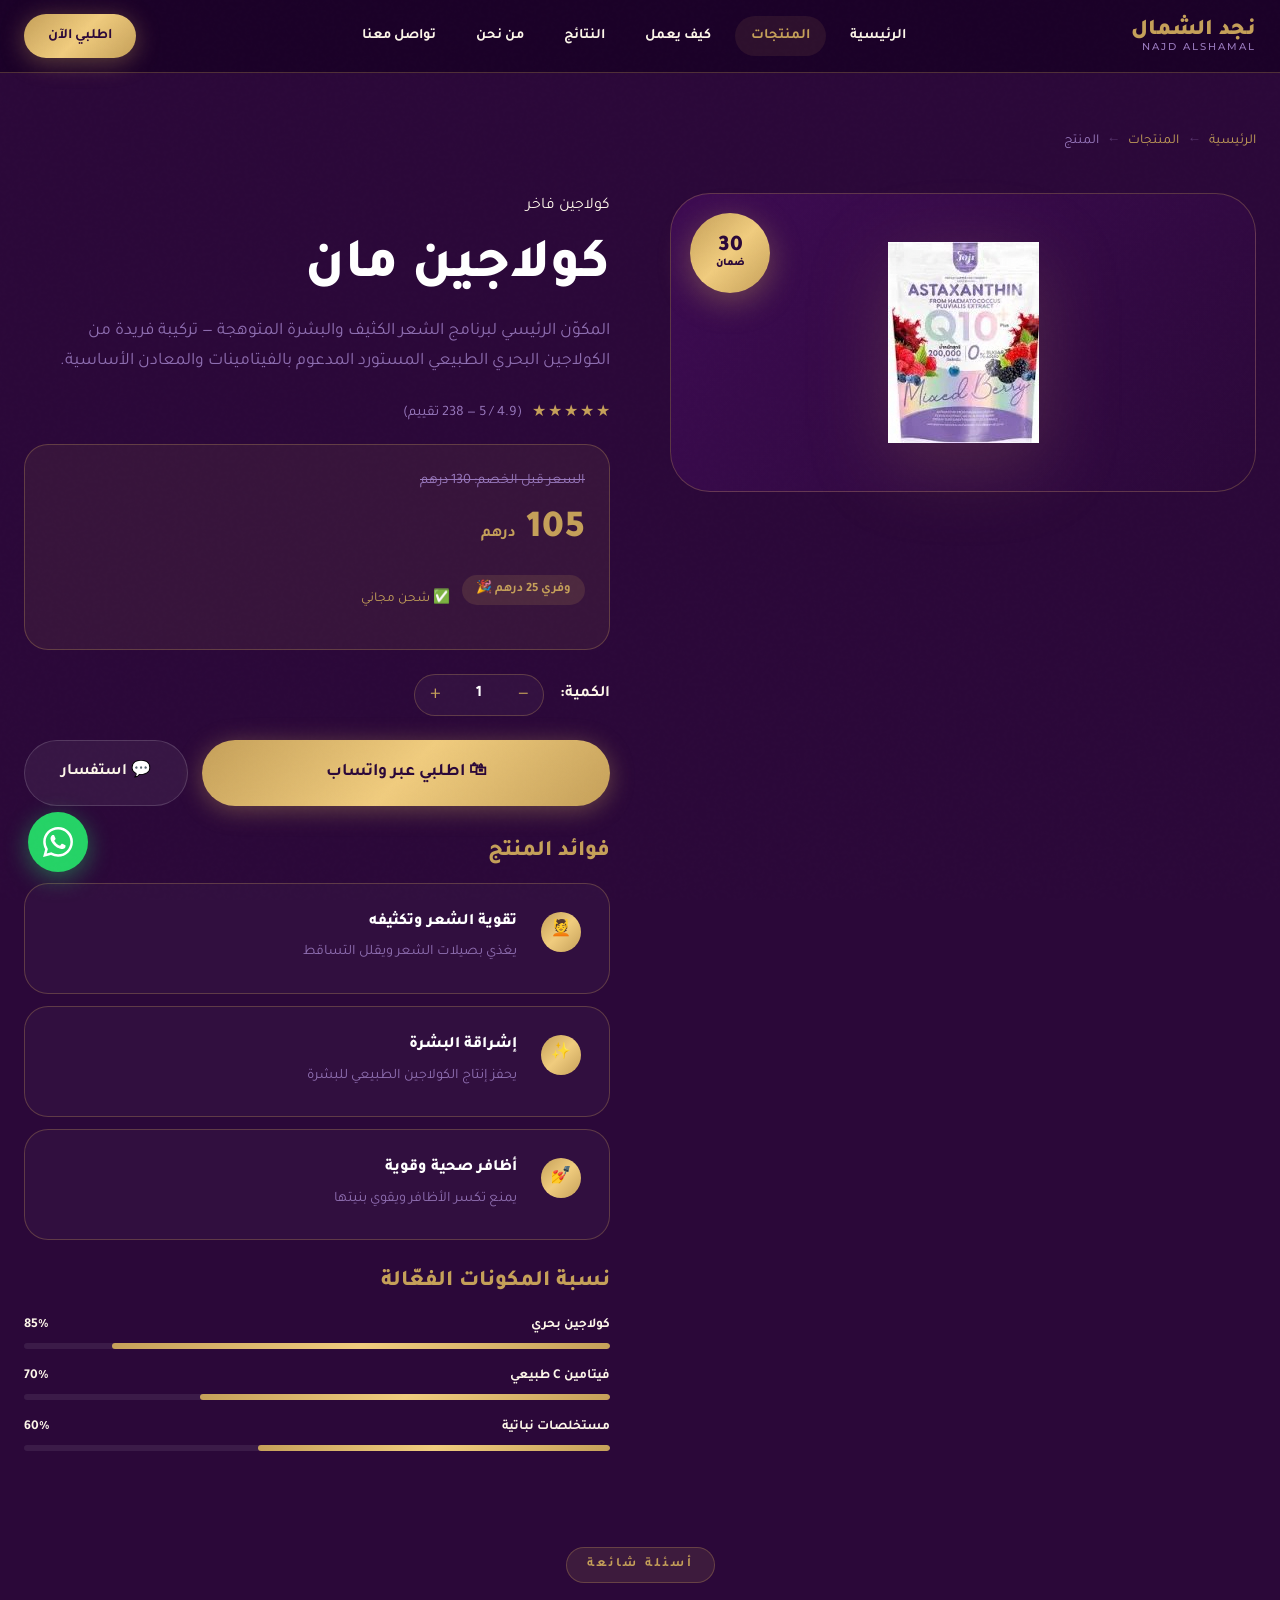
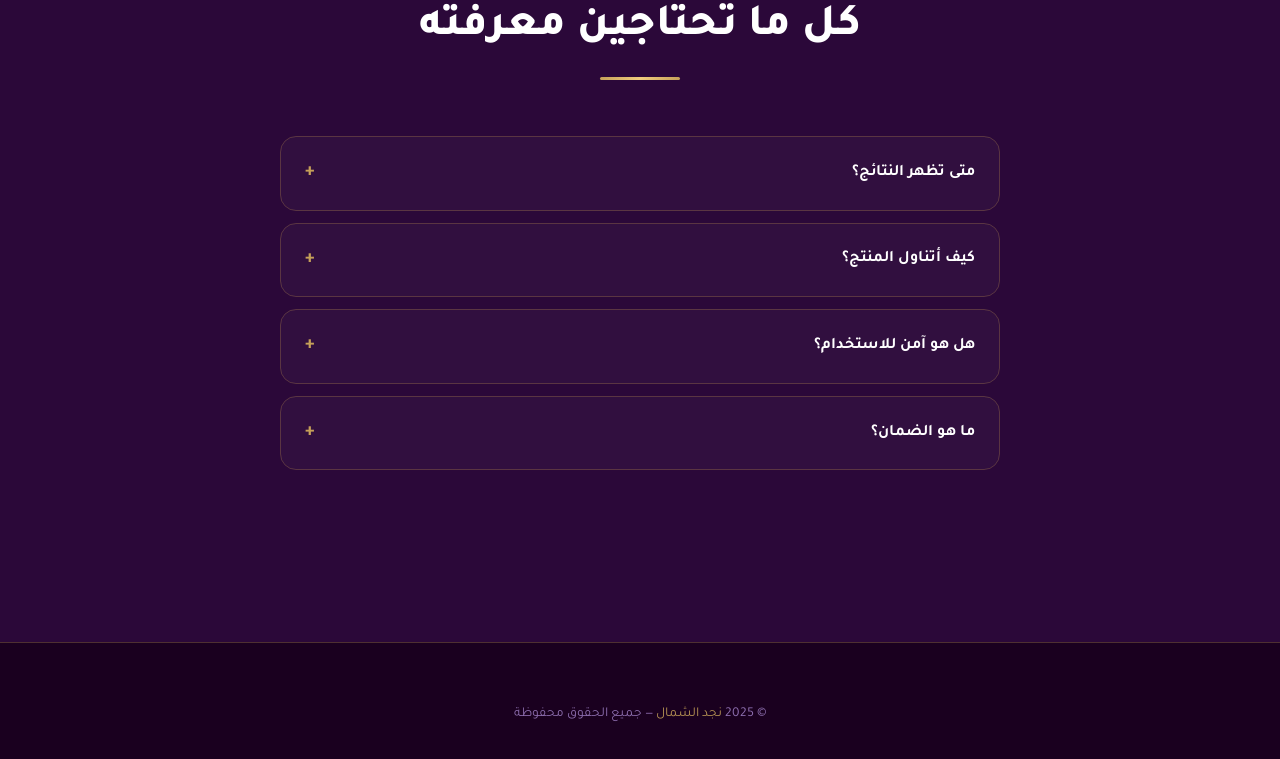
<file: product-details.html>
<!DOCTYPE html>
<html lang="ar" dir="rtl">
<head>
  <meta charset="UTF-8">
  <meta name="viewport" content="width=device-width, initial-scale=1.0">
  <title>تفاصيل المنتج | نجد الشمال</title>
  <link rel="icon" href="favicon.ico">
  <link rel="stylesheet" href="style.css">
  <link rel="stylesheet" href="najd-style.css">
</head>
<body>

<nav class="navbar"><div class="nav-inner">
  <div class="nav-logo"><span class="ar">نجد الشمال</span><span class="en">NAJD ALSHAMAL</span></div>
  <div class="nav-links">
    <a href="index.html">الرئيسية</a><a href="products.html" class="active">المنتجات</a>
    <a href="how-it-works.html">كيف يعمل</a><a href="results.html">النتائج</a>
    <a href="about.html">من نحن</a><a href="contact.html">تواصل معنا</a>
  </div>
  <div class="nav-cta"><a href="products.html" class="btn btn-gold btn-sm">اطلبي الآن</a></div>
  <button class="nav-hamburger"><span></span><span></span><span></span></button>
</div></nav>
<div class="mobile-menu">
  <span class="mobile-close">✕</span>
  <a href="index.html">الرئيسية</a><a href="products.html">المنتجات</a>
  <a href="how-it-works.html">كيف يعمل</a><a href="results.html">النتائج</a>
</div>

<section class="section" style="padding-top:110px">
  <div class="container">
    <div class="breadcrumb" style="justify-content:flex-start;margin-bottom:40px">
      <a href="index.html">الرئيسية</a><span class="sep">←</span>
      <a href="products.html">المنتجات</a><span class="sep">←</span>
      <span id="breadcrumb-name">المنتج</span>
    </div>

    <div class="grid-2" style="gap:60px;align-items:start">
      <!-- Product Image -->
      <div style="position:sticky;top:90px" data-aos>
        <div style="background:linear-gradient(135deg,var(--purple-mid),var(--purple-deep));border-radius:var(--radius-xl);padding:48px;border:1px solid var(--border-gold);text-align:center">
          <img id="product-img" src="product-mane.png" alt="المنتج"
               style="max-height:380px;object-fit:contain;filter:drop-shadow(0 20px 40px rgba(197,160,89,0.2));margin:0 auto"
               onerror="this.src='data:image/svg+xml,<svg xmlns=\'http://www.w3.org/2000/svg\' width=\'300\' height=\'300\'><rect width=\'100%25\' height=\'100%25\' fill=\'%233D0B52\'/><text x=\'50%25\' y=\'50%25\' dominant-baseline=\'middle\' text-anchor=\'middle\' fill=\'%23C5A059\' font-size=\'20\'>💊</text></svg>'">
          <div class="guarantee-badge" style="width:80px;height:80px;position:absolute;top:20px;left:20px;font-size:0.65rem">
            <span style="font-size:1.4rem;line-height:1">30</span>
            <span>ضمان</span>
          </div>
        </div>
      </div>

      <!-- Product Info -->
      <div data-aos data-aos-delay="100">
        <span class="eyebrow" id="product-category">كولاجين فاخر</span>
        <h1 style="color:var(--white);margin:12px 0" id="product-name">كولاجين مان</h1>
        <p style="color:var(--text-light);margin-bottom:24px" id="product-desc">
          المكوّن الرئيسي لبرنامج الشعر الكثيف والبشرة المتوهجة — تركيبة فريدة من الكولاجين البحري الطبيعي المستورد المدعوم بالفيتامينات والمعادن الأساسية.
        </p>

        <div class="stars" style="font-size:1.3rem;margin-bottom:16px">
          <span class="star">★</span><span class="star">★</span><span class="star">★</span>
          <span class="star">★</span><span class="star">★</span>
          <span style="color:var(--text-light);font-size:0.9rem;margin-right:8px">(4.9 / 5 — 238 تقييم)</span>
        </div>

        <!-- Price -->
        <div style="background:rgba(197,160,89,0.08);border:1px solid var(--border-gold);border-radius:var(--radius-lg);padding:24px;margin-bottom:24px">
          <div style="font-size:0.9rem;color:var(--text-light);text-decoration:line-through;margin-bottom:4px">السعر قبل الخصم: 130 درهم</div>
          <div style="font-size:2.4rem;font-weight:900;color:var(--gold)">105 <span style="font-size:1rem;font-weight:600">درهم</span></div>
          <div style="display:flex;align-items:center;gap:12px;margin-top:12px">
            <span class="bundle-save">وفري 25 درهم 🎉</span>
            <span style="font-size:0.85rem;color:var(--gold)">✅ شحن مجاني</span>
          </div>
        </div>

        <!-- Quantity -->
        <div style="display:flex;align-items:center;gap:16px;margin-bottom:24px">
          <span style="color:var(--cream);font-weight:600">الكمية:</span>
          <div class="qty-stepper">
            <button class="qty-btn qty-minus">−</button>
            <span class="qty-num">1</span>
            <button class="qty-btn qty-plus">+</button>
          </div>
        </div>

        <!-- CTA Buttons -->
        <div style="display:flex;gap:14px;flex-wrap:wrap;margin-bottom:32px">
          <a href="https://wa.me/971505964516?text=أريد+طلب+كولاجين+مان" class="btn btn-gold btn-lg" style="flex:1">
            🛍 اطلبي عبر واتساب
          </a>
          <a href="https://wa.me/971505964516" class="btn btn-ghost" style="flex:0 0 auto">
            💬 استفسار
          </a>
        </div>

        <!-- Benefits -->
        <h4 style="color:var(--gold);margin-bottom:16px">فوائد المنتج</h4>
        <div id="product-benefits">
          <div class="step-item" style="margin-bottom:12px">
            <div class="step-num" style="width:40px;height:40px;font-size:1rem">💆</div>
            <div class="step-content"><h4 style="font-size:1rem">تقوية الشعر وتكثيفه</h4><p>يغذي بصيلات الشعر ويقلل التساقط</p></div>
          </div>
          <div class="step-item" style="margin-bottom:12px">
            <div class="step-num" style="width:40px;height:40px;font-size:1rem">✨</div>
            <div class="step-content"><h4 style="font-size:1rem">إشراقة البشرة</h4><p>يحفز إنتاج الكولاجين الطبيعي للبشرة</p></div>
          </div>
          <div class="step-item" style="margin-bottom:12px">
            <div class="step-num" style="width:40px;height:40px;font-size:1rem">💅</div>
            <div class="step-content"><h4 style="font-size:1rem">أظافر صحية وقوية</h4><p>يمنع تكسر الأظافر ويقوي بنيتها</p></div>
          </div>
        </div>

        <!-- Ingredients Progress -->
        <div style="margin-top:28px">
          <h4 style="color:var(--gold);margin-bottom:16px">نسبة المكونات الفعّالة</h4>
          <div class="progress-item">
            <div class="progress-label"><span>كولاجين بحري</span><span>85٪</span></div>
            <div class="progress-track"><div class="progress-fill" data-pct="85"></div></div>
          </div>
          <div class="progress-item">
            <div class="progress-label"><span>فيتامين C طبيعي</span><span>70٪</span></div>
            <div class="progress-track"><div class="progress-fill" data-pct="70"></div></div>
          </div>
          <div class="progress-item">
            <div class="progress-label"><span>مستخلصات نباتية</span><span>60٪</span></div>
            <div class="progress-track"><div class="progress-fill" data-pct="60"></div></div>
          </div>
        </div>
      </div>
    </div>

    <!-- FAQ -->
    <div style="max-width:720px;margin:80px auto 0" data-aos>
      <div class="section-header">
        <span class="eyebrow">أسئلة شائعة</span>
        <h2>كل ما تحتاجين معرفته</h2>
        <div class="gold-divider"></div>
      </div>
      <div class="faq-item">
        <div class="faq-question">متى تظهر النتائج؟ <span class="faq-icon">+</span></div>
        <div class="faq-answer">تبدأ النتائج الأولى بالظهور خلال 2-3 أسابيع من الاستخدام المنتظم. تكون أوضح ما تكون بعد 30 يوماً.</div>
      </div>
      <div class="faq-item">
        <div class="faq-question">كيف أتناول المنتج؟ <span class="faq-icon">+</span></div>
        <div class="faq-answer">يُذاب في كوب ماء دافئ أو بارد (150-200 مل) مرة يومياً، ويفضل في الصباح على معدة خالية.</div>
      </div>
      <div class="faq-item">
        <div class="faq-question">هل هو آمن للاستخدام؟ <span class="faq-icon">+</span></div>
        <div class="faq-answer">نعم، المنتج طبيعي ومعتمد وخالٍ من المواد الضارة. يُنصح باستشارة الطبيب للحامل أو المرضع.</div>
      </div>
      <div class="faq-item">
        <div class="faq-question">ما هو الضمان؟ <span class="faq-icon">+</span></div>
        <div class="faq-answer">ضمان 30 يوم كامل — إذا لم تلاحظي فرقاً نرد لك المبلغ بدون أسئلة.</div>
      </div>
    </div>
  </div>
</section>

<footer class="footer" style="margin-top:80px">
  <div class="container">
    <div class="footer-bottom" style="border-top:none;padding-top:0;justify-content:center">
      <p>© 2025 <span class="gold">نجد الشمال</span> — جميع الحقوق محفوظة</p>
    </div>
  </div>
</footer>

<a href="https://wa.me/971505964516" class="wa-float" target="_blank">
  <svg viewBox="0 0 24 24"><path d="M17.472 14.382c-.297-.149-1.758-.867-2.03-.967-.273-.099-.471-.148-.67.15-.197.297-.767.966-.94 1.164-.173.199-.347.223-.644.075-.297-.15-1.255-.463-2.39-1.475-.883-.788-1.48-1.761-1.653-2.059-.173-.297-.018-.458.13-.606.134-.133.298-.347.446-.52.149-.174.198-.298.298-.497.099-.198.05-.371-.025-.52-.075-.149-.669-1.612-.916-2.207-.242-.579-.487-.5-.669-.51-.173-.008-.371-.01-.57-.01-.198 0-.52.074-.792.372-.272.297-1.04 1.016-1.04 2.479 0 1.462 1.065 2.875 1.213 3.074.149.198 2.096 3.2 5.077 4.487.709.306 1.262.489 1.694.625.712.227 1.36.195 1.871.118.571-.085 1.758-.719 2.006-1.413.248-.694.248-1.289.173-1.413-.074-.124-.272-.198-.57-.347m-5.421 7.403h-.004a9.87 9.87 0 01-5.031-1.378l-.361-.214-3.741.982.998-3.648-.235-.374a9.86 9.86 0 01-1.51-5.26c.001-5.45 4.436-9.884 9.888-9.884 2.64 0 5.122 1.03 6.988 2.898a9.825 9.825 0 012.893 6.994c-.003 5.45-4.437 9.884-9.885 9.884m8.413-18.297A11.815 11.815 0 0012.05 0C5.495 0 .16 5.335.157 11.892c0 2.096.547 4.142 1.588 5.945L.057 24l6.305-1.654a11.882 11.882 0 005.683 1.448h.005c6.554 0 11.89-5.335 11.893-11.893a11.821 11.821 0 00-3.48-8.413Z"/></svg>
</a>
<button class="scroll-top">↑</button>
<script src="main.js"></script>
<script>
// Load product data based on URL param
const params = new URLSearchParams(window.location.search);
const products = {
  mane:      { name:'كولاجين مان', img:'product-mane.png', cat:'كولاجين مان', price:'105', waText:'كولاجين+مان' },
  vitac:     { name:'فيتا سي كولاجين', img:'product-vitac.png', cat:'فيتامين C', price:'105', waText:'فيتا+سي+كولاجين' },
  pink:      { name:'كولاجين بنك', img:'product-pink.png', cat:'كولاجين توهج', price:'105', waText:'كولاجين+بنك' },
  dtx:       { name:'كولاجين ديتوكس', img:'product-dtx.png', cat:'كولاجين ديتوكس', price:'105', waText:'كولاجين+ديتوكس' },
  'whisk-dtx':   { name:'ويسك ديتوكس', img:'Whisk_dtx_collagen.png', cat:'مشروب فوري', price:'115', waText:'ويسك+ديتوكس' },
  'whisk-vitac': { name:'ويسك فيتا سي', img:'whisk_collagen_vita_c.png', cat:'مشروب فوري', price:'115', waText:'ويسك+فيتا+سي' },
};
const p = params.get('p');
if (p && products[p]) {
  const d = products[p];
  document.getElementById('product-name').textContent      = d.name;
  document.getElementById('product-img').src               = d.img;
  document.getElementById('product-category').textContent  = d.cat;
  document.getElementById('breadcrumb-name').textContent   = d.name;
  document.querySelector('[href*="wa.me"]').href            = `https://wa.me/971505964516?text=أريد+طلب+${d.waText}`;
  document.title = `${d.name} | نجد الشمال`;
}
</script>
</body>
</html>
</file>
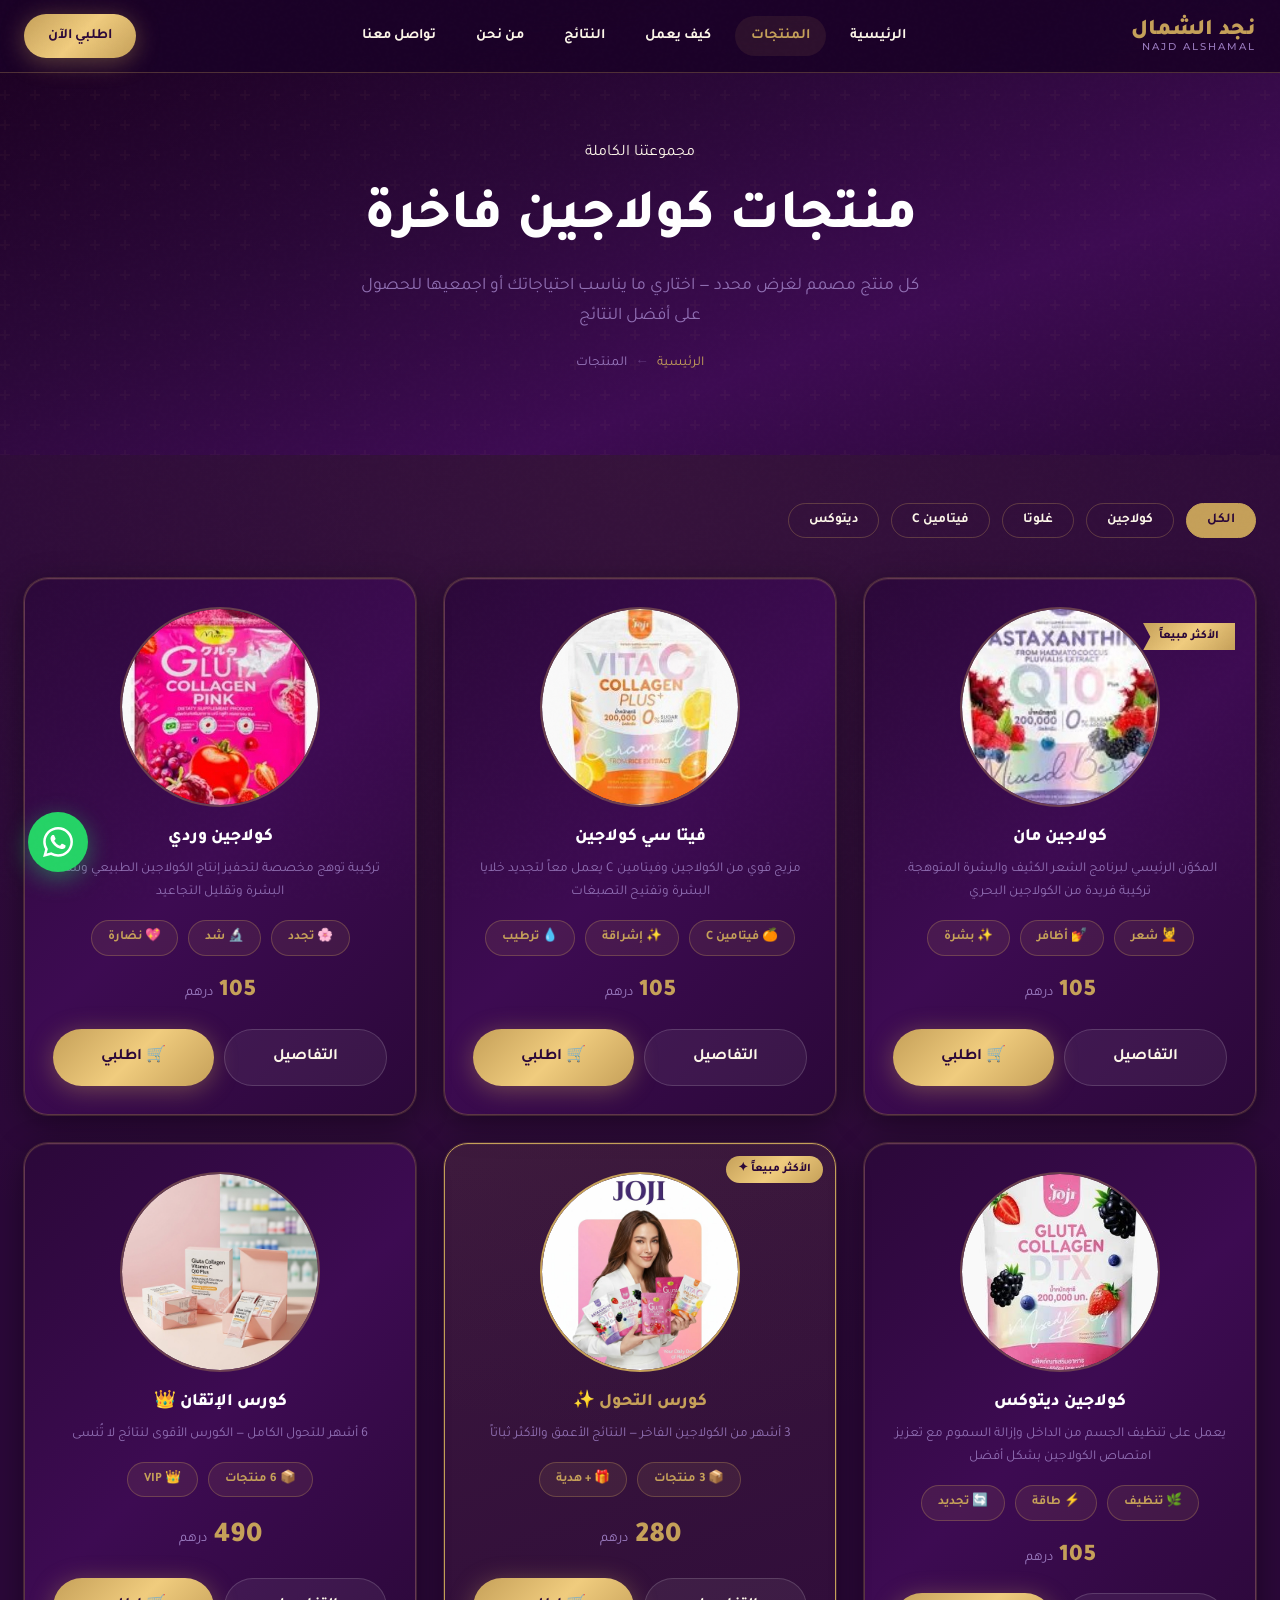
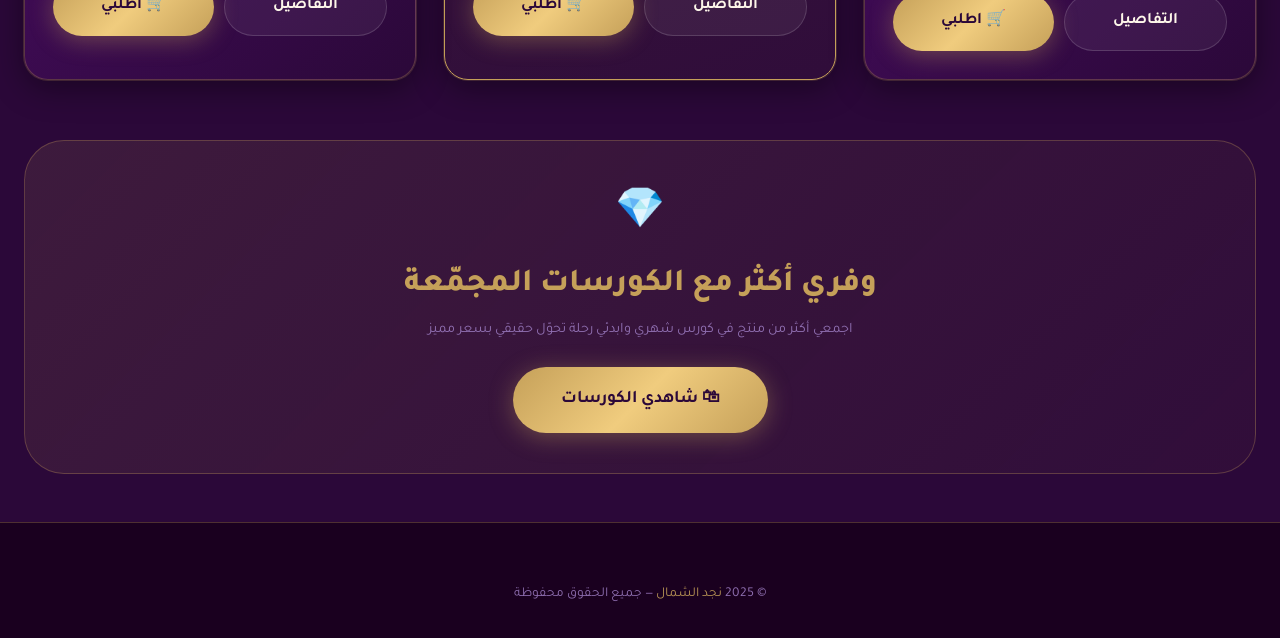
<file: products.html>
<!DOCTYPE html>
<html lang="ar" dir="rtl">
<head>
  <meta charset="UTF-8">
  <meta name="viewport" content="width=device-width, initial-scale=1.0">
  <meta name="description" content="تشكيلة كاملة من منتجات كولاجين نجد الشمال الفاخرة">
  <title>المنتجات | نجد الشمال</title>
  <link rel="icon" href="favicon.ico">
  <link rel="stylesheet" href="style.css">
  <link rel="stylesheet" href="najd-style.css">
</head>
<body>

<nav class="navbar"><div class="nav-inner">
  <div class="nav-logo"><span class="ar">نجد الشمال</span><span class="en">NAJD ALSHAMAL</span></div>
  <div class="nav-links">
    <a href="index.html">الرئيسية</a>
    <a href="products.html" class="active">المنتجات</a>
    <a href="how-it-works.html">كيف يعمل</a>
    <a href="results.html">النتائج</a>
    <a href="about.html">من نحن</a>
    <a href="contact.html">تواصل معنا</a>
  </div>
  <div class="nav-cta"><a href="products.html" class="btn btn-gold btn-sm">اطلبي الآن</a></div>
  <button class="nav-hamburger"><span></span><span></span><span></span></button>
</div></nav>
<div class="mobile-menu">
  <span class="mobile-close">✕</span>
  <a href="index.html">الرئيسية</a><a href="products.html">المنتجات</a>
  <a href="how-it-works.html">كيف يعمل</a><a href="results.html">النتائج</a>
  <a href="about.html">من نحن</a><a href="contact.html">تواصل معنا</a>
</div>

<!-- Page Hero -->
<section class="page-hero">
  <div class="container">
    <div data-aos>
      <span class="eyebrow" style="display:inline-block;margin-bottom:16px">مجموعتنا الكاملة</span>
      <h1>منتجات كولاجين فاخرة</h1>
      <p>كل منتج مصمم لغرض محدد — اختاري ما يناسب احتياجاتك أو اجمعيها للحصول على أفضل النتائج</p>
      <div class="breadcrumb">
        <a href="index.html">الرئيسية</a>
        <span class="sep">←</span>
        <span>المنتجات</span>
      </div>
    </div>
  </div>
</section>

<!-- Filter Bar -->
<section class="section-sm bg-overlay">
  <div class="container">
    <div class="filters-bar" data-aos>
      <button class="filter-btn active" data-filter="all">الكل</button>
      <button class="filter-btn" data-filter="collagen">كولاجين</button>
      <button class="filter-btn" data-filter="gluta">غلوتا</button>
      <button class="filter-btn" data-filter="vitac">فيتامين C</button>
      <button class="filter-btn" data-filter="detox">ديتوكس</button>
    </div>

    <!-- Products Grid -->
    <div class="grid-3" id="products-grid">

      <!-- PRODUCT 1: MANE -->
      <div class="product-card glow-card" data-category="collagen" data-aos data-aos-delay="100">
        <div style="position:relative">
          <div class="ribbon">الأكثر مبيعاً</div>
          <div class="product-image-wrap" style="width:200px;height:200px">
            <img src="product-mane.png" alt="كولاجين مان" style="width:100%;height:100%;object-fit:cover;border-radius:50%"
                 onerror="this.parentElement.innerHTML='<div class=\'img-placeholder\' style=\'width:100%;height:100%\'>💊</div>'">
          </div>
        </div>
        <h3>كولاجين مان</h3>
        <p class="product-desc">المكوّن الرئيسي لبرنامج الشعر الكثيف والبشرة المتوهجة. تركيبة فريدة من الكولاجين البحري</p>
        <div class="benefit-pills" style="justify-content:center;margin-bottom:16px">
          <span class="pill">💆 شعر</span>
          <span class="pill">💅 أظافر</span>
          <span class="pill">✨ بشرة</span>
        </div>
        <div class="product-price">105 <span>درهم</span></div>
        <div style="display:flex;gap:10px">
          <a href="product-details.html?p=mane" class="btn btn-ghost" style="flex:1">التفاصيل</a>
          <a href="https://forms.gle/BRXiVEtLUQ3EhNFL8" target="_blank" class="btn btn-gold" style="flex:1;display:flex;align-items:center;justify-content:center;text-decoration:none">🛒 اطلبي</a>
        </div>
      </div>

      <!-- PRODUCT 2: VITA C -->
      <div class="product-card glow-card" data-category="vitac" data-aos data-aos-delay="200">
        <div class="product-image-wrap" style="width:200px;height:200px">
          <img src="product-vitac.png" alt="فيتا سي كولاجين" style="width:100%;height:100%;object-fit:cover;border-radius:50%"
               onerror="this.parentElement.innerHTML='<div class=\'img-placeholder\' style=\'width:100%;height:100%\'>🍊</div>'">
        </div>
        <h3>فيتا سي كولاجين</h3>
        <p class="product-desc">مزيج قوي من الكولاجين وفيتامين C يعمل معاً لتجديد خلايا البشرة وتفتيح التصبغات</p>
        <div class="benefit-pills" style="justify-content:center;margin-bottom:16px">
          <span class="pill">🍊 فيتامين C</span>
          <span class="pill">✨ إشراقة</span>
          <span class="pill">💧 ترطيب</span>
        </div>
        <div class="product-price">105 <span>درهم</span></div>
        <div style="display:flex;gap:10px">
          <a href="product-details.html?p=vitac" class="btn btn-ghost" style="flex:1">التفاصيل</a>
          <a href="https://forms.gle/BRXiVEtLUQ3EhNFL8" target="_blank" class="btn btn-gold" style="flex:1;display:flex;align-items:center;justify-content:center;text-decoration:none">🛒 اطلبي</a>
        </div>
      </div>

      <!-- PRODUCT 3: PINK -->
      <div class="product-card glow-card" data-category="collagen" data-aos data-aos-delay="300">
        <div class="product-image-wrap" style="width:200px;height:200px">
          <img src="product-pink.png" alt="كولاجين وردي" style="width:100%;height:100%;object-fit:cover;border-radius:50%"
               onerror="this.parentElement.innerHTML='<div class=\'img-placeholder\' style=\'width:100%;height:100%\'>🌸</div>'">
        </div>
        <h3>كولاجين وردي</h3>
        <p class="product-desc">تركيبة توهج مخصصة لتحفيز إنتاج الكولاجين الطبيعي وشد البشرة وتقليل التجاعيد</p>
        <div class="benefit-pills" style="justify-content:center;margin-bottom:16px">
          <span class="pill">🌸 تجدد</span>
          <span class="pill">🔬 شد</span>
          <span class="pill">💖 نضارة</span>
        </div>
        <div class="product-price">105 <span>درهم</span></div>
        <div style="display:flex;gap:10px">
          <a href="product-details.html?p=pink" class="btn btn-ghost" style="flex:1">التفاصيل</a>
          <a href="https://forms.gle/BRXiVEtLUQ3EhNFL8" target="_blank" class="btn btn-gold" style="flex:1;display:flex;align-items:center;justify-content:center;text-decoration:none">🛒 اطلبي</a>
        </div>
      </div>

      <!-- PRODUCT 4: DTX -->
      <div class="product-card glow-card" data-category="detox" data-aos data-aos-delay="400">
        <div class="product-image-wrap" style="width:200px;height:200px">
          <img src="product-dtx.png" alt="كولاجين ديتوكس" style="width:100%;height:100%;object-fit:cover;border-radius:50%"
               onerror="this.parentElement.innerHTML='<div class=\'img-placeholder\' style=\'width:100%;height:100%\'>🌿</div>'">
        </div>
        <h3>كولاجين ديتوكس</h3>
        <p class="product-desc">يعمل على تنظيف الجسم من الداخل وإزالة السموم مع تعزيز امتصاص الكولاجين بشكل أفضل</p>
        <div class="benefit-pills" style="justify-content:center;margin-bottom:16px">
          <span class="pill">🌿 تنظيف</span>
          <span class="pill">⚡ طاقة</span>
          <span class="pill">🔄 تجديد</span>
        </div>
        <div class="product-price">105 <span>درهم</span></div>
        <div style="display:flex;gap:10px">
          <a href="product-details.html?p=dtx" class="btn btn-ghost" style="flex:1">التفاصيل</a>
          <a href="https://forms.gle/BRXiVEtLUQ3EhNFL8" target="_blank" class="btn btn-gold" style="flex:1;display:flex;align-items:center;justify-content:center;text-decoration:none">🛒 اطلبي</a>
        </div>
      </div>

      <!-- PRODUCT 5: WHISK DTX -->
      <!-- COURSE 2: 3 MONTHS -->
      <div class="product-card glow-card" data-category="collagen" data-aos data-aos-delay="100"
           style="background:linear-gradient(160deg,rgba(197,160,89,0.1),rgba(197,160,89,0.03));border-color:var(--gold);position:relative">
        <div style="position:absolute;top:12px;right:12px;background:var(--gradient-gold);color:var(--purple-deep);font-size:0.72rem;font-weight:800;padding:4px 12px;border-radius:9999px">الأكثر مبيعاً ✦</div>
        <div class="product-image-wrap" style="width:200px;height:200px;border-color:var(--gold)">
          <img src="all_of_them_in_pictures.png" alt="كورس التحول 3 أشهر"
               style="width:100%;height:100%;object-fit:cover;border-radius:50%"
               onerror="this.parentElement.style.background='linear-gradient(135deg,#C5A059,#9A7A3A)';this.style.display='none'">
        </div>
        <h3 style="color:var(--gold)">كورس التحول ✨</h3>
        <p class="product-desc">3 أشهر من الكولاجين الفاخر — النتائج الأعمق والأكثر ثباتاً</p>
        <div class="benefit-pills" style="justify-content:center;margin-bottom:16px">
          <span class="pill">📦 3 منتجات</span>
          <span class="pill">🎁 + هدية</span>
        </div>
        <div class="product-price" style="font-size:1.8rem">280 <span>درهم</span></div>
        <div style="display:flex;gap:10px">
          <a href="index.html#bundles" class="btn btn-ghost" style="flex:1">التفاصيل</a>
          <a href="https://forms.gle/5cGQ19zr1Gntza368" target="_blank" class="btn btn-gold" style="flex:1;display:flex;align-items:center;justify-content:center;text-decoration:none">🛒 اطلبي</a>
        </div>
      </div>

      <!-- COURSE 3: 6 MONTHS -->
      <div class="product-card glow-card" data-category="collagen" data-aos data-aos-delay="200">
        <div class="product-image-wrap" style="width:200px;height:200px">
          <img src="bundle-hero.png" alt="كورس الإتقان 6 أشهر"
               style="width:100%;height:100%;object-fit:cover;border-radius:50%"
               onerror="this.parentElement.style.background='linear-gradient(135deg,#3D0B52,#5A1178)';this.style.display='none'">
        </div>
        <h3>كورس الإتقان 👑</h3>
        <p class="product-desc">6 أشهر للتحول الكامل — الكورس الأقوى لنتائج لا تُنسى</p>
        <div class="benefit-pills" style="justify-content:center;margin-bottom:16px">
          <span class="pill">📦 6 منتجات</span>
          <span class="pill">👑 VIP</span>
        </div>
        <div class="product-price" style="font-size:1.8rem">490 <span>درهم</span></div>
        <div style="display:flex;gap:10px">
          <a href="index.html#bundles" class="btn btn-ghost" style="flex:1">التفاصيل</a>
          <a href="https://forms.gle/EWsbDcqkivo8RVp98" target="_blank" class="btn btn-gold" style="flex:1;display:flex;align-items:center;justify-content:center;text-decoration:none">🛒 اطلبي</a>
        </div>
      </div>

    </div>

    <!-- Bundle CTA -->
    <div class="highlight-box text-center" style="margin-top:60px;border-right:none;border:1px solid var(--border-gold);border-radius:var(--radius-xl);padding:40px" data-aos>
      <div style="font-size:2.5rem;margin-bottom:16px">💎</div>
      <h3 style="color:var(--gold);margin-bottom:12px">وفري أكثر مع الكورسات المجمّعة</h3>
      <p style="max-width:500px;margin:0 auto 24px;color:var(--text-light)">
        اجمعي أكثر من منتج في كورس شهري وابدئي رحلة تحوّل حقيقي بسعر مميز
      </p>
      <a href="index.html#bundles" class="btn btn-gold btn-lg">🛍 شاهدي الكورسات</a>
    </div>
  </div>
</section>

<footer class="footer">
  <div class="container">
    <div class="footer-bottom" style="border-top:none;padding-top:0;justify-content:center">
      <p>© 2025 <span class="gold">نجد الشمال</span> — جميع الحقوق محفوظة</p>
    </div>
  </div>
</footer>

<a href="https://wa.me/971505964516?text=مرحبا،+أريد+الاستفسار+عن+منتجات+نجد+الشمال" class="wa-float" target="_blank" rel="noopener">
  <svg viewBox="0 0 24 24"><path d="M17.472 14.382c-.297-.149-1.758-.867-2.03-.967-.273-.099-.471-.148-.67.15-.197.297-.767.966-.94 1.164-.173.199-.347.223-.644.075-.297-.15-1.255-.463-2.39-1.475-.883-.788-1.48-1.761-1.653-2.059-.173-.297-.018-.458.13-.606.134-.133.298-.347.446-.52.149-.174.198-.298.298-.497.099-.198.05-.371-.025-.52-.075-.149-.669-1.612-.916-2.207-.242-.579-.487-.5-.669-.51-.173-.008-.371-.01-.57-.01-.198 0-.52.074-.792.372-.272.297-1.04 1.016-1.04 2.479 0 1.462 1.065 2.875 1.213 3.074.149.198 2.096 3.2 5.077 4.487.709.306 1.262.489 1.694.625.712.227 1.36.195 1.871.118.571-.085 1.758-.719 2.006-1.413.248-.694.248-1.289.173-1.413-.074-.124-.272-.198-.57-.347m-5.421 7.403h-.004a9.87 9.87 0 01-5.031-1.378l-.361-.214-3.741.982.998-3.648-.235-.374a9.86 9.86 0 01-1.51-5.26c.001-5.45 4.436-9.884 9.888-9.884 2.64 0 5.122 1.03 6.988 2.898a9.825 9.825 0 012.893 6.994c-.003 5.45-4.437 9.884-9.885 9.884m8.413-18.297A11.815 11.815 0 0012.05 0C5.495 0 .16 5.335.157 11.892c0 2.096.547 4.142 1.588 5.945L.057 24l6.305-1.654a11.882 11.882 0 005.683 1.448h.005c6.554 0 11.89-5.335 11.893-11.893a11.821 11.821 0 00-3.48-8.413Z"/></svg>
</a>
<button class="scroll-top">↑</button>

<script src="main.js"></script>

<script>
// Filter functionality
document.querySelectorAll('.filter-btn').forEach(btn => {
  btn.addEventListener('click', () => {
    document.querySelectorAll('.filter-btn').forEach(b => b.classList.remove('active'));
    btn.classList.add('active');
    const filter = btn.dataset.filter;
    document.querySelectorAll('#products-grid .product-card').forEach(card => {
      if (filter === 'all' || card.dataset.category === filter) {
        card.style.display = '';
      } else {
        card.style.display = 'none';
      }
    });
  });
});
</script>
</body>
</html>
</file>
<file: style.css>
/* ============================================================
   NAJD ALSHAMAL - Global Stylesheet
   Deep Purple (#2B0839) & Gold (#C5A059) Luxury Design
   RTL Arabic + LTR English Support
   ============================================================ */

@import url('https://fonts.googleapis.com/css2?family=Tajawal:wght@300;400;500;700;800;900&family=Noto+Kufi+Arabic:wght@300;400;600;700;900&family=Montserrat:wght@300;400;500;600;700;800&display=swap');

/* ── CSS Variables ── */
:root {
  --purple-deep:   #2B0839;
  --purple-mid:    #3D0B52;
  --purple-light:  #5A1178;
  --gold:          #C5A059;
  --gold-light:    #D4B472;
  --gold-bright:   #F0CC7E;
  --gold-dark:     #9A7A3A;
  --cream:         #FDF6E9;
  --cream-dark:    #F5EDD8;
  --white:         #FFFFFF;
  --text-dark:     #1A001F;
  --text-mid:      #4A2060;
  --text-light:    #9A7ABF;
  --border-gold:   rgba(197,160,89,0.3);
  --border-purple: rgba(43,8,57,0.15);
  --shadow-gold:   0 8px 32px rgba(197,160,89,0.25);
  --shadow-purple: 0 8px 32px rgba(43,8,57,0.35);
  --gradient-main: linear-gradient(135deg, #2B0839 0%, #3D0B52 50%, #2B0839 100%);
  --gradient-gold: linear-gradient(135deg, #C5A059 0%, #F0CC7E 50%, #C5A059 100%);
  --gradient-hero: linear-gradient(160deg, #1A001F 0%, #2B0839 40%, #3D0B52 70%, #2B0839 100%);
  --font-ar:       'Tajawal', 'Noto Kufi Arabic', sans-serif;
  --font-en:       'Montserrat', sans-serif;
  --radius-sm:     8px;
  --radius-md:     16px;
  --radius-lg:     24px;
  --radius-xl:     40px;
  --radius-full:   9999px;
  --transition:    0.35s cubic-bezier(0.4,0,0.2,1);
}

/* ── Reset ── */
*, *::before, *::after { box-sizing: border-box; margin: 0; padding: 0; }
html { scroll-behavior: smooth; font-size: 16px; }
body {
  font-family: var(--font-ar);
  background: var(--purple-deep);
  color: var(--cream);
  direction: rtl;
  overflow-x: hidden;
  line-height: 1.7;
}
img { max-width: 100%; height: auto; display: block; }
a { text-decoration: none; color: inherit; }
ul { list-style: none; }
button { cursor: pointer; border: none; background: none; font-family: inherit; }

/* ── Typography ── */
h1, h2, h3, h4, h5 { font-family: var(--font-ar); font-weight: 800; line-height: 1.3; }
h1 { font-size: clamp(2rem, 5vw, 3.5rem); }
h2 { font-size: clamp(1.6rem, 4vw, 2.8rem); }
h3 { font-size: clamp(1.2rem, 3vw, 2rem); }
h4 { font-size: clamp(1rem, 2vw, 1.4rem); }
p  { font-size: clamp(0.95rem, 1.5vw, 1.1rem); opacity: 0.9; }

/* ── Layout Utilities ── */
.container        { max-width: 1280px; margin: 0 auto; padding: 0 24px; }
.section          { padding: 80px 0; }
.section-sm       { padding: 48px 0; }
.text-center      { text-align: center; }
.text-gold        { color: var(--gold); }
.text-white       { color: var(--white); }
.text-cream       { color: var(--cream); }
.flex             { display: flex; }
.flex-center      { display: flex; align-items: center; justify-content: center; }
.flex-between     { display: flex; align-items: center; justify-content: space-between; }
.grid-2           { display: grid; grid-template-columns: 1fr 1fr; gap: 32px; }
.grid-3           { display: grid; grid-template-columns: repeat(3,1fr); gap: 28px; }
.grid-4           { display: grid; grid-template-columns: repeat(4,1fr); gap: 24px; }
.gap-sm           { gap: 12px; }
.gap-md           { gap: 24px; }
.gap-lg           { gap: 40px; }
.mt-sm            { margin-top: 16px; }
.mt-md            { margin-top: 32px; }
.mt-lg            { margin-top: 56px; }
.mb-sm            { margin-bottom: 16px; }
.mb-md            { margin-bottom: 32px; }
.hidden           { display: none !important; }

/* ── Section Headers ── */
.section-header {
  text-align: center;
  margin-bottom: 56px;
}
.section-header .eyebrow {
  display: inline-block;
  font-size: 0.8rem;
  font-weight: 700;
  letter-spacing: 3px;
  text-transform: uppercase;
  color: var(--gold);
  background: rgba(197,160,89,0.12);
  border: 1px solid var(--border-gold);
  padding: 6px 20px;
  border-radius: var(--radius-full);
  margin-bottom: 16px;
}
.section-header h2 { color: var(--white); margin-bottom: 16px; }
.section-header p  { color: var(--text-light); max-width: 600px; margin: 0 auto; }
.gold-divider {
  width: 80px; height: 3px;
  background: var(--gradient-gold);
  border-radius: var(--radius-full);
  margin: 20px auto 0;
}

/* ── Buttons ── */
.btn {
  display: inline-flex;
  align-items: center;
  justify-content: center;
  gap: 10px;
  padding: 14px 36px;
  border-radius: var(--radius-full);
  font-family: var(--font-ar);
  font-size: 1rem;
  font-weight: 700;
  transition: var(--transition);
  position: relative;
  overflow: hidden;
  white-space: nowrap;
  cursor: pointer;
}
.btn::before {
  content: '';
  position: absolute;
  inset: 0;
  background: rgba(255,255,255,0);
  transition: background var(--transition);
}
.btn:hover::before { background: rgba(255,255,255,0.08); }

.btn-gold {
  background: var(--gradient-gold);
  color: var(--purple-deep);
  box-shadow: 0 4px 24px rgba(197,160,89,0.4);
}
.btn-gold:hover {
  transform: translateY(-2px);
  box-shadow: 0 8px 32px rgba(197,160,89,0.55);
}
.btn-gold:active { transform: translateY(0); }

.btn-outline {
  background: transparent;
  color: var(--gold);
  border: 2px solid var(--gold);
}
.btn-outline:hover {
  background: rgba(197,160,89,0.1);
  transform: translateY(-2px);
}

.btn-ghost {
  background: rgba(255,255,255,0.06);
  color: var(--cream);
  border: 1px solid rgba(255,255,255,0.15);
}
.btn-ghost:hover {
  background: rgba(255,255,255,0.12);
  transform: translateY(-2px);
}

.btn-lg { padding: 18px 48px; font-size: 1.1rem; }
.btn-sm { padding: 10px 24px; font-size: 0.9rem; }
.btn-full { width: 100%; }

/* ── Navigation ── */
.navbar {
  position: fixed;
  top: 0; left: 0; right: 0;
  z-index: 1000;
  background: rgba(27,0,40,0.92);
  backdrop-filter: blur(20px);
  border-bottom: 1px solid var(--border-gold);
  transition: var(--transition);
}
.navbar.scrolled {
  background: rgba(27,0,40,0.98);
  box-shadow: 0 4px 32px rgba(0,0,0,0.4);
}
.nav-inner {
  display: flex;
  align-items: center;
  justify-content: space-between;
  height: 72px;
  padding: 0 24px;
  max-width: 1280px;
  margin: 0 auto;
}
.nav-logo {
  display: flex;
  flex-direction: column;
  line-height: 1;
}
.nav-logo .ar { font-size: 1.4rem; font-weight: 900; color: var(--gold); }
.nav-logo .en { font-size: 0.65rem; font-weight: 500; color: var(--text-light); letter-spacing: 2px; text-transform: uppercase; font-family: var(--font-en); }
.nav-links {
  display: flex;
  align-items: center;
  gap: 8px;
}
.nav-links a {
  padding: 8px 16px;
  font-size: 0.9rem;
  font-weight: 600;
  color: var(--cream);
  border-radius: var(--radius-full);
  transition: var(--transition);
}
.nav-links a:hover,
.nav-links a.active { color: var(--gold); background: rgba(197,160,89,0.1); }
.nav-cta { display: flex; align-items: center; gap: 12px; }
.nav-hamburger {
  display: none;
  flex-direction: column;
  gap: 5px;
  padding: 8px;
  cursor: pointer;
}
.nav-hamburger span {
  display: block;
  width: 24px; height: 2px;
  background: var(--gold);
  border-radius: 2px;
  transition: var(--transition);
}

/* ── Mobile Menu ── */
.mobile-menu {
  display: none;
  position: fixed;
  inset: 0;
  z-index: 999;
  background: var(--purple-deep);
  flex-direction: column;
  align-items: center;
  justify-content: center;
  gap: 24px;
  padding: 32px;
}
.mobile-menu.open { display: flex; }
.mobile-menu a {
  font-size: 1.3rem;
  font-weight: 700;
  color: var(--cream);
  padding: 12px 32px;
  border-radius: var(--radius-md);
  border: 1px solid transparent;
  transition: var(--transition);
  width: 100%;
  text-align: center;
}
.mobile-menu a:hover { color: var(--gold); border-color: var(--border-gold); }
.mobile-close {
  position: absolute;
  top: 24px;
  left: 24px;
  font-size: 2rem;
  color: var(--gold);
  cursor: pointer;
  padding: 8px;
}

/* ── Hero ── */
.hero {
  min-height: 100vh;
  background: var(--gradient-hero);
  position: relative;
  display: flex;
  align-items: center;
  overflow: hidden;
  padding-top: 72px;
}
.hero::before {
  content: '';
  position: absolute;
  inset: 0;
  background: url("data:image/svg+xml,%3Csvg width='60' height='60' viewBox='0 0 60 60' xmlns='http://www.w3.org/2000/svg'%3E%3Cg fill='none' fill-rule='evenodd'%3E%3Cg fill='%23C5A059' fill-opacity='0.04'%3E%3Cpath d='M36 34v-4h-2v4h-4v2h4v4h2v-4h4v-2h-4zm0-30V0h-2v4h-4v2h4v4h2V6h4V4h-4zM6 34v-4H4v4H0v2h4v4h2v-4h4v-2H6zM6 4V0H4v4H0v2h4v4h2V6h4V4H6z'/%3E%3C/g%3E%3C/g%3E%3C/svg%3E");
}
.hero-orb {
  position: absolute;
  border-radius: 50%;
  filter: blur(80px);
  pointer-events: none;
}
.hero-orb-1 {
  width: 500px; height: 500px;
  background: radial-gradient(circle, rgba(197,160,89,0.15) 0%, transparent 70%);
  top: -100px; right: -100px;
}
.hero-orb-2 {
  width: 400px; height: 400px;
  background: radial-gradient(circle, rgba(90,17,120,0.4) 0%, transparent 70%);
  bottom: -50px; left: -50px;
}
.hero-content {
  position: relative;
  z-index: 2;
  width: 100%;
}
.hero-inner {
  display: grid;
  grid-template-columns: 1fr 1fr;
  gap: 60px;
  align-items: center;
  min-height: calc(100vh - 72px);
  padding: 60px 24px;
  max-width: 1280px;
  margin: 0 auto;
}
.hero-text { padding-right: 20px; }
.hero-badge {
  display: inline-flex;
  align-items: center;
  gap: 8px;
  background: rgba(197,160,89,0.15);
  border: 1px solid var(--border-gold);
  color: var(--gold);
  font-size: 0.8rem;
  font-weight: 700;
  padding: 8px 20px;
  border-radius: var(--radius-full);
  margin-bottom: 24px;
  letter-spacing: 1px;
}
.hero-title {
  font-size: clamp(2.2rem, 5vw, 4rem);
  line-height: 1.2;
  margin-bottom: 20px;
  color: var(--white);
}
.hero-title .highlight {
  color: var(--gold);
  position: relative;
}
.hero-subtitle {
  font-size: clamp(1rem, 2vw, 1.2rem);
  color: var(--text-light);
  margin-bottom: 32px;
  max-width: 480px;
}
.hero-stats {
  display: flex;
  gap: 32px;
  margin: 32px 0;
}
.hero-stat { text-align: center; }
.hero-stat .num {
  display: block;
  font-size: 2rem;
  font-weight: 900;
  color: var(--gold);
  line-height: 1;
}
.hero-stat .label { font-size: 0.8rem; color: var(--text-light); margin-top: 4px; }
.hero-cta { display: flex; gap: 16px; flex-wrap: wrap; align-items: center; }
.hero-image-wrap {
  position: relative;
  display: flex;
  align-items: center;
  justify-content: center;
}
.hero-image-bg {
  position: absolute;
  width: 90%;
  height: 90%;
  background: radial-gradient(circle, rgba(197,160,89,0.12) 0%, transparent 70%);
  border-radius: 50%;
}
.hero-img {
  position: relative;
  z-index: 2;
  max-height: 560px;
  object-fit: contain;
  filter: drop-shadow(0 20px 60px rgba(197,160,89,0.2));
  animation: heroFloat 6s ease-in-out infinite;
}
@keyframes heroFloat {
  0%, 100% { transform: translateY(0); }
  50%       { transform: translateY(-16px); }
}
.hero-float-badge {
  position: absolute;
  background: var(--gradient-gold);
  color: var(--purple-deep);
  font-weight: 800;
  font-size: 0.85rem;
  padding: 10px 18px;
  border-radius: var(--radius-md);
  box-shadow: var(--shadow-gold);
  z-index: 3;
  white-space: nowrap;
}
.hero-float-badge.top-left  { top: 10%; right: -20px; }
.hero-float-badge.bot-right { bottom: 15%; left: -20px; }

/* ── Trust Bar ── */
.trust-bar {
  background: rgba(197,160,89,0.08);
  border-top: 1px solid var(--border-gold);
  border-bottom: 1px solid var(--border-gold);
  padding: 20px 0;
}
.trust-bar-inner {
  max-width: 1280px;
  margin: 0 auto;
  padding: 0 24px;
  display: flex;
  align-items: center;
  justify-content: space-around;
  flex-wrap: wrap;
  gap: 24px;
}
.trust-item {
  display: flex;
  align-items: center;
  gap: 10px;
  color: var(--gold);
  font-size: 0.9rem;
  font-weight: 600;
}
.trust-item .icon { font-size: 1.3rem; }

/* ── Cards ── */
.card {
  background: rgba(255,255,255,0.04);
  border: 1px solid var(--border-gold);
  border-radius: var(--radius-lg);
  padding: 32px;
  transition: var(--transition);
  position: relative;
  overflow: hidden;
}
.card::before {
  content: '';
  position: absolute;
  top: 0; left: 0; right: 0;
  height: 2px;
  background: var(--gradient-gold);
  transform: scaleX(0);
  transform-origin: right;
  transition: transform var(--transition);
}
.card:hover { transform: translateY(-6px); border-color: var(--gold); box-shadow: var(--shadow-gold); }
.card:hover::before { transform: scaleX(1); }

/* ── Product Cards ── */
.product-card {
  background: var(--gradient-main);
  border: 1px solid var(--border-gold);
  border-radius: var(--radius-lg);
  padding: 28px;
  transition: var(--transition);
  position: relative;
  overflow: hidden;
}
.product-card:hover { transform: translateY(-8px); box-shadow: var(--shadow-gold); border-color: var(--gold); }
.product-card .product-image-wrap {
  width: 180px; height: 180px;
  border-radius: 50%;
  background: rgba(197,160,89,0.08);
  border: 2px solid var(--border-gold);
  display: flex;
  align-items: center;
  justify-content: center;
  margin: 0 auto 20px;
  overflow: hidden;
  transition: var(--transition);
}
.product-card:hover .product-image-wrap { border-color: var(--gold); box-shadow: 0 0 30px rgba(197,160,89,0.2); }
.product-card .product-image-wrap img { width: 100%; height: 100%; object-fit: cover; }
.product-card h3 { color: var(--white); text-align: center; margin-bottom: 8px; font-size: 1.1rem; }
.product-card .product-desc { color: var(--text-light); font-size: 0.85rem; text-align: center; margin-bottom: 16px; }
.product-card .product-price {
  text-align: center;
  font-size: 1.5rem;
  font-weight: 900;
  color: var(--gold);
  margin-bottom: 16px;
}
.product-card .product-price span { font-size: 0.9rem; color: var(--text-light); font-weight: 400; }

/* ── Package / Bundle Cards ── */
.bundle-card {
  background: rgba(255,255,255,0.03);
  border: 2px solid var(--border-gold);
  border-radius: var(--radius-xl);
  padding: 36px 28px;
  text-align: center;
  transition: var(--transition);
  position: relative;
  overflow: hidden;
}
.bundle-card.featured {
  background: linear-gradient(160deg, rgba(197,160,89,0.1), rgba(197,160,89,0.03));
  border-color: var(--gold);
  transform: scale(1.03);
}
.bundle-card.featured::before {
  content: 'الأكثر مبيعاً';
  position: absolute;
  top: -1px;
  right: 50%;
  transform: translateX(50%);
  background: var(--gradient-gold);
  color: var(--purple-deep);
  font-size: 0.75rem;
  font-weight: 800;
  padding: 6px 24px;
  border-radius: 0 0 var(--radius-md) var(--radius-md);
}
.bundle-card:hover { transform: translateY(-6px); box-shadow: var(--shadow-gold); border-color: var(--gold); }
.bundle-card.featured:hover { transform: scale(1.03) translateY(-6px); }
.bundle-duration {
  font-size: 0.8rem;
  font-weight: 700;
  color: var(--gold);
  letter-spacing: 2px;
  text-transform: uppercase;
  margin-bottom: 8px;
}
.bundle-name { font-size: 1.4rem; font-weight: 900; color: var(--white); margin-bottom: 16px; }
.bundle-img { width: 160px; height: 160px; object-fit: contain; margin: 0 auto 20px; }
.bundle-price-wrap { margin-bottom: 20px; }
.bundle-price {
  font-size: 2.4rem;
  font-weight: 900;
  color: var(--gold);
  line-height: 1;
}
.bundle-price sub { font-size: 1rem; font-weight: 600; vertical-align: super; }
.bundle-price-unit { font-size: 0.85rem; color: var(--text-light); margin-top: 4px; }
.bundle-old-price {
  font-size: 1rem;
  color: var(--text-light);
  text-decoration: line-through;
  margin-bottom: 4px;
}
.bundle-save {
  display: inline-block;
  background: rgba(197,160,89,0.15);
  color: var(--gold);
  font-size: 0.8rem;
  font-weight: 700;
  padding: 4px 14px;
  border-radius: var(--radius-full);
  margin-bottom: 20px;
}
.bundle-features { text-align: right; margin-bottom: 24px; }
.bundle-features li {
  display: flex;
  align-items: center;
  gap: 8px;
  color: var(--cream);
  font-size: 0.9rem;
  padding: 6px 0;
  border-bottom: 1px solid rgba(255,255,255,0.05);
}
.bundle-features li:last-child { border-bottom: none; }
.bundle-features li .check { color: var(--gold); flex-shrink: 0; }

/* ── Comparison Table ── */
.comparison-table {
  width: 100%;
  border-collapse: collapse;
  border-radius: var(--radius-lg);
  overflow: hidden;
}
.comparison-table thead th {
  background: var(--purple-mid);
  padding: 20px 24px;
  font-size: 1rem;
  font-weight: 700;
}
.comparison-table thead th:first-child { background: rgba(255,255,255,0.03); color: var(--text-light); }
.comparison-table thead th.us { color: var(--gold); }
.comparison-table thead th.them { color: var(--text-light); }
.comparison-table tbody tr { border-bottom: 1px solid rgba(255,255,255,0.06); }
.comparison-table tbody tr:last-child { border-bottom: none; }
.comparison-table tbody td {
  padding: 16px 24px;
  font-size: 0.95rem;
  background: rgba(255,255,255,0.02);
}
.comparison-table tbody td:first-child { color: var(--text-light); font-weight: 600; }
.comparison-table .yes { color: #4CAF50; font-size: 1.2rem; text-align: center; }
.comparison-table .no  { color: #F44336; font-size: 1.2rem; text-align: center; }
.comparison-table .partial { color: var(--gold); font-size: 1rem; text-align: center; }

/* ── Results / Before-After ── */
.result-grid { display: grid; grid-template-columns: repeat(auto-fill, minmax(280px, 1fr)); gap: 28px; }
.result-card {
  border-radius: var(--radius-lg);
  overflow: hidden;
  border: 1px solid var(--border-gold);
  background: rgba(255,255,255,0.03);
  transition: var(--transition);
}
.result-card:hover { transform: scale(1.02); box-shadow: var(--shadow-gold); border-color: var(--gold); }
.result-img { width: 100%; aspect-ratio: 1/1; object-fit: cover; }
.result-info { padding: 16px 20px; }
.result-info .name { font-size: 1rem; font-weight: 700; color: var(--white); margin-bottom: 4px; }
.result-info .period { font-size: 0.8rem; color: var(--gold); }
.result-info .comment { font-size: 0.85rem; color: var(--text-light); margin-top: 8px; }

/* ── Testimonials ── */
.testimonial-card {
  background: rgba(255,255,255,0.04);
  border: 1px solid var(--border-gold);
  border-radius: var(--radius-lg);
  padding: 28px;
  transition: var(--transition);
}
.testimonial-card:hover { border-color: var(--gold); transform: translateY(-4px); }
.testimonial-stars { color: var(--gold); font-size: 1.1rem; margin-bottom: 12px; }
.testimonial-text { font-size: 0.95rem; color: var(--cream); margin-bottom: 20px; font-style: italic; }
.testimonial-author { display: flex; align-items: center; gap: 12px; }
.testimonial-avatar {
  width: 44px; height: 44px;
  border-radius: 50%;
  background: var(--gradient-gold);
  display: flex;
  align-items: center;
  justify-content: center;
  font-weight: 900;
  color: var(--purple-deep);
  font-size: 1rem;
  flex-shrink: 0;
}
.testimonial-name { font-weight: 700; color: var(--white); font-size: 0.95rem; }
.testimonial-loc  { font-size: 0.8rem; color: var(--text-light); }

/* ── Steps / How It Works ── */
.step-item {
  display: flex;
  gap: 24px;
  align-items: flex-start;
  padding: 28px;
  background: rgba(255,255,255,0.03);
  border: 1px solid var(--border-gold);
  border-radius: var(--radius-lg);
  transition: var(--transition);
}
.step-item:hover { border-color: var(--gold); transform: translateX(-6px); }
.step-num {
  width: 56px; height: 56px;
  border-radius: 50%;
  background: var(--gradient-gold);
  color: var(--purple-deep);
  display: flex;
  align-items: center;
  justify-content: center;
  font-size: 1.4rem;
  font-weight: 900;
  flex-shrink: 0;
}
.step-content h4 { color: var(--white); margin-bottom: 8px; }
.step-content p  { color: var(--text-light); font-size: 0.9rem; }

/* ── FAQ ── */
.faq-item {
  border: 1px solid var(--border-gold);
  border-radius: var(--radius-md);
  overflow: hidden;
  margin-bottom: 12px;
  transition: var(--transition);
}
.faq-item.open { border-color: var(--gold); }
.faq-question {
  display: flex;
  align-items: center;
  justify-content: space-between;
  padding: 20px 24px;
  background: rgba(255,255,255,0.03);
  cursor: pointer;
  font-weight: 700;
  color: var(--white);
  transition: var(--transition);
}
.faq-question:hover { background: rgba(197,160,89,0.06); }
.faq-question .faq-icon {
  font-size: 1.2rem;
  color: var(--gold);
  transition: transform var(--transition);
}
.faq-item.open .faq-icon { transform: rotate(45deg); }
.faq-answer {
  max-height: 0;
  overflow: hidden;
  transition: max-height 0.4s ease;
  padding: 0 24px;
  color: var(--text-light);
  font-size: 0.95rem;
}
.faq-answer.open { max-height: 300px; padding: 0 24px 20px; }

/* ── Footer ── */
.footer {
  background: var(--text-dark);
  border-top: 1px solid var(--border-gold);
  padding: 60px 0 32px;
}
.footer-grid {
  display: grid;
  grid-template-columns: 1.5fr 1fr 1fr 1fr;
  gap: 40px;
  margin-bottom: 48px;
}
.footer-brand .logo-ar { font-size: 1.8rem; font-weight: 900; color: var(--gold); }
.footer-brand .logo-en { font-size: 0.7rem; color: var(--text-light); letter-spacing: 2px; font-family: var(--font-en); }
.footer-brand p { color: var(--text-light); font-size: 0.9rem; margin-top: 12px; max-width: 280px; }
.footer-col h4 { color: var(--gold); font-size: 0.9rem; font-weight: 700; margin-bottom: 16px; letter-spacing: 1px; }
.footer-col ul li a {
  color: var(--text-light);
  font-size: 0.9rem;
  display: block;
  padding: 5px 0;
  transition: color var(--transition);
}
.footer-col ul li a:hover { color: var(--gold); }
.footer-social { display: flex; gap: 12px; margin-top: 16px; }
.social-btn {
  width: 40px; height: 40px;
  border-radius: 50%;
  border: 1px solid var(--border-gold);
  display: flex;
  align-items: center;
  justify-content: center;
  color: var(--gold);
  font-size: 1rem;
  transition: var(--transition);
}
.social-btn:hover { background: var(--gold); color: var(--purple-deep); border-color: var(--gold); }
.footer-bottom {
  border-top: 1px solid rgba(255,255,255,0.06);
  padding-top: 24px;
  display: flex;
  align-items: center;
  justify-content: space-between;
  flex-wrap: wrap;
  gap: 16px;
}
.footer-bottom p { color: var(--text-light); font-size: 0.85rem; }
.footer-bottom .gold { color: var(--gold); }

/* ── WhatsApp Float ── */
.wa-float {
  position: fixed;
  bottom: 28px;
  left: 28px;
  z-index: 999;
  width: 60px; height: 60px;
  background: #25D366;
  border-radius: 50%;
  display: flex;
  align-items: center;
  justify-content: center;
  box-shadow: 0 6px 24px rgba(37,211,102,0.45);
  transition: var(--transition);
  animation: waPulse 3s ease-in-out infinite;
}
.wa-float:hover { transform: scale(1.1); box-shadow: 0 10px 32px rgba(37,211,102,0.6); }
.wa-float svg { width: 30px; height: 30px; fill: white; }
@keyframes waPulse {
  0%, 100% { box-shadow: 0 6px 24px rgba(37,211,102,0.45), 0 0 0 0 rgba(37,211,102,0.3); }
  50%       { box-shadow: 0 6px 24px rgba(37,211,102,0.45), 0 0 0 14px rgba(37,211,102,0); }
}

/* ── Scroll to Top ── */
.scroll-top {
  position: fixed;
  bottom: 28px;
  right: 28px;
  z-index: 999;
  width: 48px; height: 48px;
  background: var(--gradient-gold);
  border-radius: 50%;
  display: flex;
  align-items: center;
  justify-content: center;
  color: var(--purple-deep);
  font-size: 1.2rem;
  box-shadow: var(--shadow-gold);
  transition: var(--transition);
  opacity: 0;
  pointer-events: none;
}
.scroll-top.visible { opacity: 1; pointer-events: auto; }
.scroll-top:hover { transform: translateY(-4px); }

/* ── Animations ── */
@keyframes fadeInUp {
  from { opacity: 0; transform: translateY(30px); }
  to   { opacity: 1; transform: translateY(0); }
}
@keyframes fadeIn {
  from { opacity: 0; }
  to   { opacity: 1; }
}
@keyframes shimmer {
  0%   { background-position: -200% center; }
  100% { background-position: 200% center; }
}
.animate-fade-up { animation: fadeInUp 0.7s ease forwards; }
.animate-fade    { animation: fadeIn 0.7s ease forwards; }

[data-aos] {
  opacity: 0;
  transform: translateY(24px);
  transition: opacity 0.6s ease, transform 0.6s ease;
}
[data-aos].aos-animate { opacity: 1; transform: translateY(0); }
[data-aos-delay="100"] { transition-delay: 0.1s; }
[data-aos-delay="200"] { transition-delay: 0.2s; }
[data-aos-delay="300"] { transition-delay: 0.3s; }
[data-aos-delay="400"] { transition-delay: 0.4s; }
[data-aos-delay="500"] { transition-delay: 0.5s; }

/* ── Gold shimmer on headings ── */
.shimmer-text {
  background: linear-gradient(90deg, var(--gold) 0%, var(--gold-bright) 30%, var(--gold) 50%, var(--gold-bright) 70%, var(--gold) 100%);
  background-size: 200% auto;
  -webkit-background-clip: text;
  -webkit-text-fill-color: transparent;
  background-clip: text;
  animation: shimmer 4s linear infinite;
}

/* ── Responsive ── */
@media (max-width: 1024px) {
  .grid-4 { grid-template-columns: repeat(2,1fr); }
  .footer-grid { grid-template-columns: 1fr 1fr; }
}
@media (max-width: 768px) {
  .hero-inner { grid-template-columns: 1fr; text-align: center; gap: 40px; }
  .hero-text { padding-right: 0; }
  .hero-stats { justify-content: center; }
  .hero-cta { justify-content: center; }
  .hero-image-wrap { order: -1; }
  .hero-float-badge { display: none; }
  .nav-links { display: none; }
  .nav-cta .btn { display: none; }
  .nav-hamburger { display: flex; }
  .grid-2 { grid-template-columns: 1fr; }
  .grid-3 { grid-template-columns: 1fr; }
  .grid-4 { grid-template-columns: 1fr 1fr; }
  .footer-grid { grid-template-columns: 1fr; gap: 32px; }
  .section { padding: 56px 0; }
  .bundle-card.featured { transform: scale(1); }
  .bundle-card.featured:hover { transform: translateY(-6px); }
}
@media (max-width: 480px) {
  .grid-4 { grid-template-columns: 1fr; }
  .hero-stats { gap: 16px; }
  .trust-bar-inner { justify-content: flex-start; }
}
</file>
<file: najd-style.css>
/* ============================================================
   NAJD ALSHAMAL - Premium UI Enhancements (najd-style.css)
   Luxury Overlays, Special Effects, Page-specific Styles
   ============================================================ */

/* ── Noise Texture Overlay ── */
body::after {
  content: '';
  position: fixed;
  inset: 0;
  background-image: url("data:image/svg+xml,%3Csvg viewBox='0 0 256 256' xmlns='http://www.w3.org/2000/svg'%3E%3Cfilter id='noise'%3E%3CfeTurbulence type='fractalNoise' baseFrequency='0.9' numOctaves='4' stitchTiles='stitch'/%3E%3C/filter%3E%3Crect width='100%25' height='100%25' filter='url(%23noise)' opacity='0.04'/%3E%3C/svg%3E");
  pointer-events: none;
  z-index: 9999;
  opacity: 0.3;
}

/* ── Premium Gold Border Glow ── */
.glow-card {
  box-shadow: 0 0 0 1px rgba(197,160,89,0.2), 0 8px 32px rgba(0,0,0,0.4), inset 0 1px 0 rgba(197,160,89,0.1);
}
.glow-card:hover {
  box-shadow: 0 0 0 1px rgba(197,160,89,0.5), 0 16px 48px rgba(0,0,0,0.5), 0 0 60px rgba(197,160,89,0.08), inset 0 1px 0 rgba(197,160,89,0.2);
}

/* ── Luxury Section Backgrounds ── */
.bg-purple-deep  { background: var(--purple-deep); }
.bg-purple-mid   { background: var(--purple-mid); }
.bg-cream        { background: var(--cream); color: var(--text-dark); }
.bg-gradient     { background: var(--gradient-main); }
.bg-dark         { background: #110018; }
.bg-overlay {
  position: relative;
  background: var(--purple-deep);
}
.bg-overlay::before {
  content: '';
  position: absolute;
  inset: 0;
  background: radial-gradient(ellipse 80% 60% at 50% 0%, rgba(197,160,89,0.07), transparent);
  pointer-events: none;
}

/* ── Ornamental Divider ── */
.ornament-divider {
  display: flex;
  align-items: center;
  gap: 16px;
  margin: 48px 0;
}
.ornament-divider::before,
.ornament-divider::after {
  content: '';
  flex: 1;
  height: 1px;
  background: linear-gradient(90deg, transparent, var(--border-gold), transparent);
}
.ornament-divider .ornament-icon {
  color: var(--gold);
  font-size: 1.2rem;
  flex-shrink: 0;
}

/* ── Ribbon Tag ── */
.ribbon {
  position: absolute;
  top: 16px;
  right: -8px;
  background: var(--gradient-gold);
  color: var(--purple-deep);
  font-size: 0.72rem;
  font-weight: 800;
  padding: 4px 16px;
  clip-path: polygon(0 0, 100% 0, 100% 100%, 100% 100%, 0 100%, 8% 50%);
}

/* ── Gold Sparkles ── */
.sparkle {
  position: relative;
  display: inline-block;
}
.sparkle::before,
.sparkle::after {
  content: '✦';
  position: absolute;
  color: var(--gold);
  font-size: 0.7em;
  animation: sparkleAnim 2s ease-in-out infinite;
}
.sparkle::before { top: -6px; right: -10px; }
.sparkle::after  { bottom: -4px; left: -8px; animation-delay: 1s; }
@keyframes sparkleAnim {
  0%, 100% { opacity: 0; transform: scale(0.5) rotate(0); }
  50%       { opacity: 1; transform: scale(1) rotate(180deg); }
}

/* ── Number Counter Animation ── */
.counter-num {
  font-variant-numeric: tabular-nums;
  transition: all 1s ease-out;
}

/* ── Ingredient / Benefit Pills ── */
.benefit-pills { display: flex; flex-wrap: wrap; gap: 10px; }
.pill {
  display: inline-flex;
  align-items: center;
  gap: 6px;
  background: rgba(197,160,89,0.1);
  border: 1px solid var(--border-gold);
  color: var(--gold);
  font-size: 0.8rem;
  font-weight: 600;
  padding: 6px 16px;
  border-radius: var(--radius-full);
  transition: var(--transition);
}
.pill:hover { background: rgba(197,160,89,0.2); }
.pill .pill-icon { font-size: 0.9rem; }

/* ── Rating Stars ── */
.stars { display: inline-flex; gap: 2px; }
.star  { color: var(--gold); font-size: 1rem; }
.star.half { opacity: 0.5; }

/* ── Progress Bar (Ingredients / Results) ── */
.progress-item { margin-bottom: 16px; }
.progress-label {
  display: flex;
  justify-content: space-between;
  font-size: 0.85rem;
  color: var(--cream);
  margin-bottom: 6px;
  font-weight: 600;
}
.progress-track {
  height: 6px;
  background: rgba(255,255,255,0.08);
  border-radius: var(--radius-full);
  overflow: hidden;
}
.progress-fill {
  height: 100%;
  background: var(--gradient-gold);
  border-radius: var(--radius-full);
  width: 0;
  transition: width 1.5s cubic-bezier(0.4, 0, 0.2, 1);
}

/* ── Countdown Timer ── */
.countdown {
  display: flex;
  gap: 16px;
  justify-content: center;
  margin: 24px 0;
}
.countdown-unit { text-align: center; }
.countdown-num {
  display: block;
  width: 70px; height: 70px;
  background: rgba(197,160,89,0.12);
  border: 1px solid var(--border-gold);
  border-radius: var(--radius-md);
  font-size: 1.8rem;
  font-weight: 900;
  color: var(--gold);
  display: flex;
  align-items: center;
  justify-content: center;
}
.countdown-label { font-size: 0.7rem; color: var(--text-light); margin-top: 4px; }

/* ── Highlight Box ── */
.highlight-box {
  background: linear-gradient(135deg, rgba(197,160,89,0.12), rgba(197,160,89,0.04));
  border: 1px solid var(--border-gold);
  border-right: 4px solid var(--gold);
  border-radius: var(--radius-md);
  padding: 20px 24px;
  position: relative;
}
.highlight-box .hb-icon {
  font-size: 1.4rem;
  margin-bottom: 8px;
}
.highlight-box h4 { color: var(--gold); margin-bottom: 6px; }
.highlight-box p  { color: var(--text-light); font-size: 0.9rem; }

/* ── Guarantee Badge ── */
.guarantee-badge {
  display: inline-flex;
  flex-direction: column;
  align-items: center;
  justify-content: center;
  width: 140px; height: 140px;
  border-radius: 50%;
  background: var(--gradient-gold);
  color: var(--purple-deep);
  font-weight: 900;
  text-align: center;
  line-height: 1.2;
  box-shadow: 0 8px 32px rgba(197,160,89,0.4);
  animation: badgePulse 3s ease-in-out infinite;
}
.guarantee-badge .days { font-size: 2.8rem; line-height: 1; }
.guarantee-badge .word { font-size: 0.75rem; letter-spacing: 1px; }
@keyframes badgePulse {
  0%, 100% { box-shadow: 0 8px 32px rgba(197,160,89,0.4), 0 0 0 0 rgba(197,160,89,0.2); }
  50%       { box-shadow: 0 8px 32px rgba(197,160,89,0.4), 0 0 0 16px rgba(197,160,89,0); }
}

/* ── Toast Notifications ── */
.toast {
  position: fixed;
  bottom: 100px;
  right: 24px;
  background: var(--purple-mid);
  border: 1px solid var(--gold);
  color: var(--cream);
  padding: 14px 20px;
  border-radius: var(--radius-md);
  font-size: 0.9rem;
  font-weight: 600;
  box-shadow: var(--shadow-gold);
  z-index: 9998;
  transform: translateX(120%);
  transition: transform 0.4s cubic-bezier(0.4,0,0.2,1);
  display: flex;
  align-items: center;
  gap: 10px;
  max-width: 320px;
}
.toast.show { transform: translateX(0); }
.toast .toast-icon { font-size: 1.2rem; }

/* ── Image Placeholder (until real images load) ── */
.img-placeholder {
  background: linear-gradient(135deg, var(--purple-mid), var(--purple-light));
  display: flex;
  align-items: center;
  justify-content: center;
  color: var(--gold);
  font-size: 2rem;
}

/* ── Products Page Specific ── */
.filters-bar {
  display: flex;
  align-items: center;
  gap: 12px;
  flex-wrap: wrap;
  margin-bottom: 40px;
}
.filter-btn {
  padding: 8px 20px;
  border-radius: var(--radius-full);
  font-size: 0.85rem;
  font-weight: 700;
  border: 1px solid var(--border-gold);
  color: var(--cream);
  background: transparent;
  cursor: pointer;
  transition: var(--transition);
}
.filter-btn.active,
.filter-btn:hover { background: var(--gold); color: var(--purple-deep); border-color: var(--gold); }

/* ── Contact Form ── */
.form-group { margin-bottom: 20px; }
.form-label {
  display: block;
  font-size: 0.85rem;
  font-weight: 700;
  color: var(--cream);
  margin-bottom: 8px;
}
.form-input,
.form-textarea,
.form-select {
  width: 100%;
  background: rgba(255,255,255,0.05);
  border: 1px solid var(--border-gold);
  border-radius: var(--radius-md);
  padding: 14px 18px;
  color: var(--cream);
  font-family: var(--font-ar);
  font-size: 0.95rem;
  outline: none;
  transition: var(--transition);
  direction: rtl;
}
.form-input:focus,
.form-textarea:focus,
.form-select:focus {
  border-color: var(--gold);
  background: rgba(197,160,89,0.06);
  box-shadow: 0 0 0 3px rgba(197,160,89,0.1);
}
.form-input::placeholder,
.form-textarea::placeholder { color: var(--text-light); }
.form-textarea { resize: vertical; min-height: 140px; }
.form-select { appearance: none; cursor: pointer; }
.form-select option { background: var(--purple-mid); color: var(--cream); }

/* ── Page Header (inner pages) ── */
.page-hero {
  padding: 140px 0 80px;
  background: var(--gradient-hero);
  position: relative;
  overflow: hidden;
  text-align: center;
}
.page-hero::before {
  content: '';
  position: absolute;
  inset: 0;
  background: url("data:image/svg+xml,%3Csvg width='60' height='60' viewBox='0 0 60 60' xmlns='http://www.w3.org/2000/svg'%3E%3Cg fill='none' fill-rule='evenodd'%3E%3Cg fill='%23C5A059' fill-opacity='0.04'%3E%3Cpath d='M36 34v-4h-2v4h-4v2h4v4h2v-4h4v-2h-4zm0-30V0h-2v4h-4v2h4v4h2V6h4V4h-4zM6 34v-4H4v4H0v2h4v4h2v-4h4v-2H6zM6 4V0H4v4H0v2h4v4h2V6h4V4H6z'/%3E%3C/g%3E%3C/g%3E%3C/svg%3E");
}
.page-hero h1 { color: var(--white); margin-bottom: 16px; position: relative; }
.page-hero p  { color: var(--text-light); max-width: 560px; margin: 0 auto; position: relative; }
.breadcrumb {
  display: flex;
  align-items: center;
  justify-content: center;
  gap: 8px;
  margin-top: 20px;
  font-size: 0.85rem;
  color: var(--text-light);
  position: relative;
}
.breadcrumb a { color: var(--gold); }
.breadcrumb .sep { opacity: 0.4; }

/* ── About Page ── */
.team-card {
  text-align: center;
  padding: 28px;
  background: rgba(255,255,255,0.03);
  border: 1px solid var(--border-gold);
  border-radius: var(--radius-lg);
  transition: var(--transition);
}
.team-card:hover { border-color: var(--gold); transform: translateY(-6px); }
.team-avatar {
  width: 100px; height: 100px;
  border-radius: 50%;
  background: var(--gradient-gold);
  display: flex;
  align-items: center;
  justify-content: center;
  font-size: 2.4rem;
  margin: 0 auto 16px;
  color: var(--purple-deep);
}
.team-name { color: var(--white); font-weight: 800; margin-bottom: 4px; }
.team-role { color: var(--gold); font-size: 0.85rem; }

/* ── Cookie Banner ── */
.cookie-banner {
  position: fixed;
  bottom: 0; left: 0; right: 0;
  background: rgba(27,0,40,0.97);
  border-top: 1px solid var(--border-gold);
  padding: 20px 32px;
  z-index: 9990;
  display: flex;
  align-items: center;
  justify-content: space-between;
  gap: 20px;
  backdrop-filter: blur(20px);
  transform: translateY(100%);
  transition: transform 0.5s ease;
}
.cookie-banner.show  { transform: translateY(0); }
.cookie-text { font-size: 0.85rem; color: var(--text-light); }
.cookie-text a { color: var(--gold); }
.cookie-btns { display: flex; gap: 12px; flex-shrink: 0; }

/* ── Input Number Stepper ── */
.qty-stepper {
  display: inline-flex;
  align-items: center;
  gap: 0;
  border: 1px solid var(--border-gold);
  border-radius: var(--radius-full);
  overflow: hidden;
  background: rgba(255,255,255,0.04);
}
.qty-btn {
  width: 40px; height: 40px;
  display: flex;
  align-items: center;
  justify-content: center;
  background: transparent;
  border: none;
  color: var(--gold);
  font-size: 1.3rem;
  cursor: pointer;
  transition: var(--transition);
}
.qty-btn:hover { background: rgba(197,160,89,0.15); }
.qty-num {
  width: 48px;
  text-align: center;
  font-weight: 700;
  color: var(--white);
  font-size: 1rem;
}

/* ── Shopify Buy Button Integration ── */
.shopify-btn-wrap {
  margin-top: 4px;
  width: 100%;
}
/* Override Shopify's default container to be full-width */
.shopify-btn-wrap .shopify-buy__product,
.shopify-btn-wrap .shopify-buy-frame--product {
  width: 100% !important;
  max-width: 100% !important;
  margin: 0 !important;
}
.shopify-btn-wrap iframe {
  width: 100% !important;
  max-width: 100% !important;
}
/* Cart toggle bubble — recolor to gold */
.shopify-buy-frame--toggle {
  z-index: 990 !important;
}

/* ── Responsive Premium ── */
@media (max-width: 768px) {
  .countdown-num { width: 56px; height: 56px; font-size: 1.4rem; }
  .guarantee-badge { width: 110px; height: 110px; }
  .guarantee-badge .days { font-size: 2.2rem; }
  .page-hero { padding: 120px 0 60px; }
  .filters-bar { justify-content: center; }
  .cookie-banner { flex-direction: column; text-align: center; }
}
</file>
